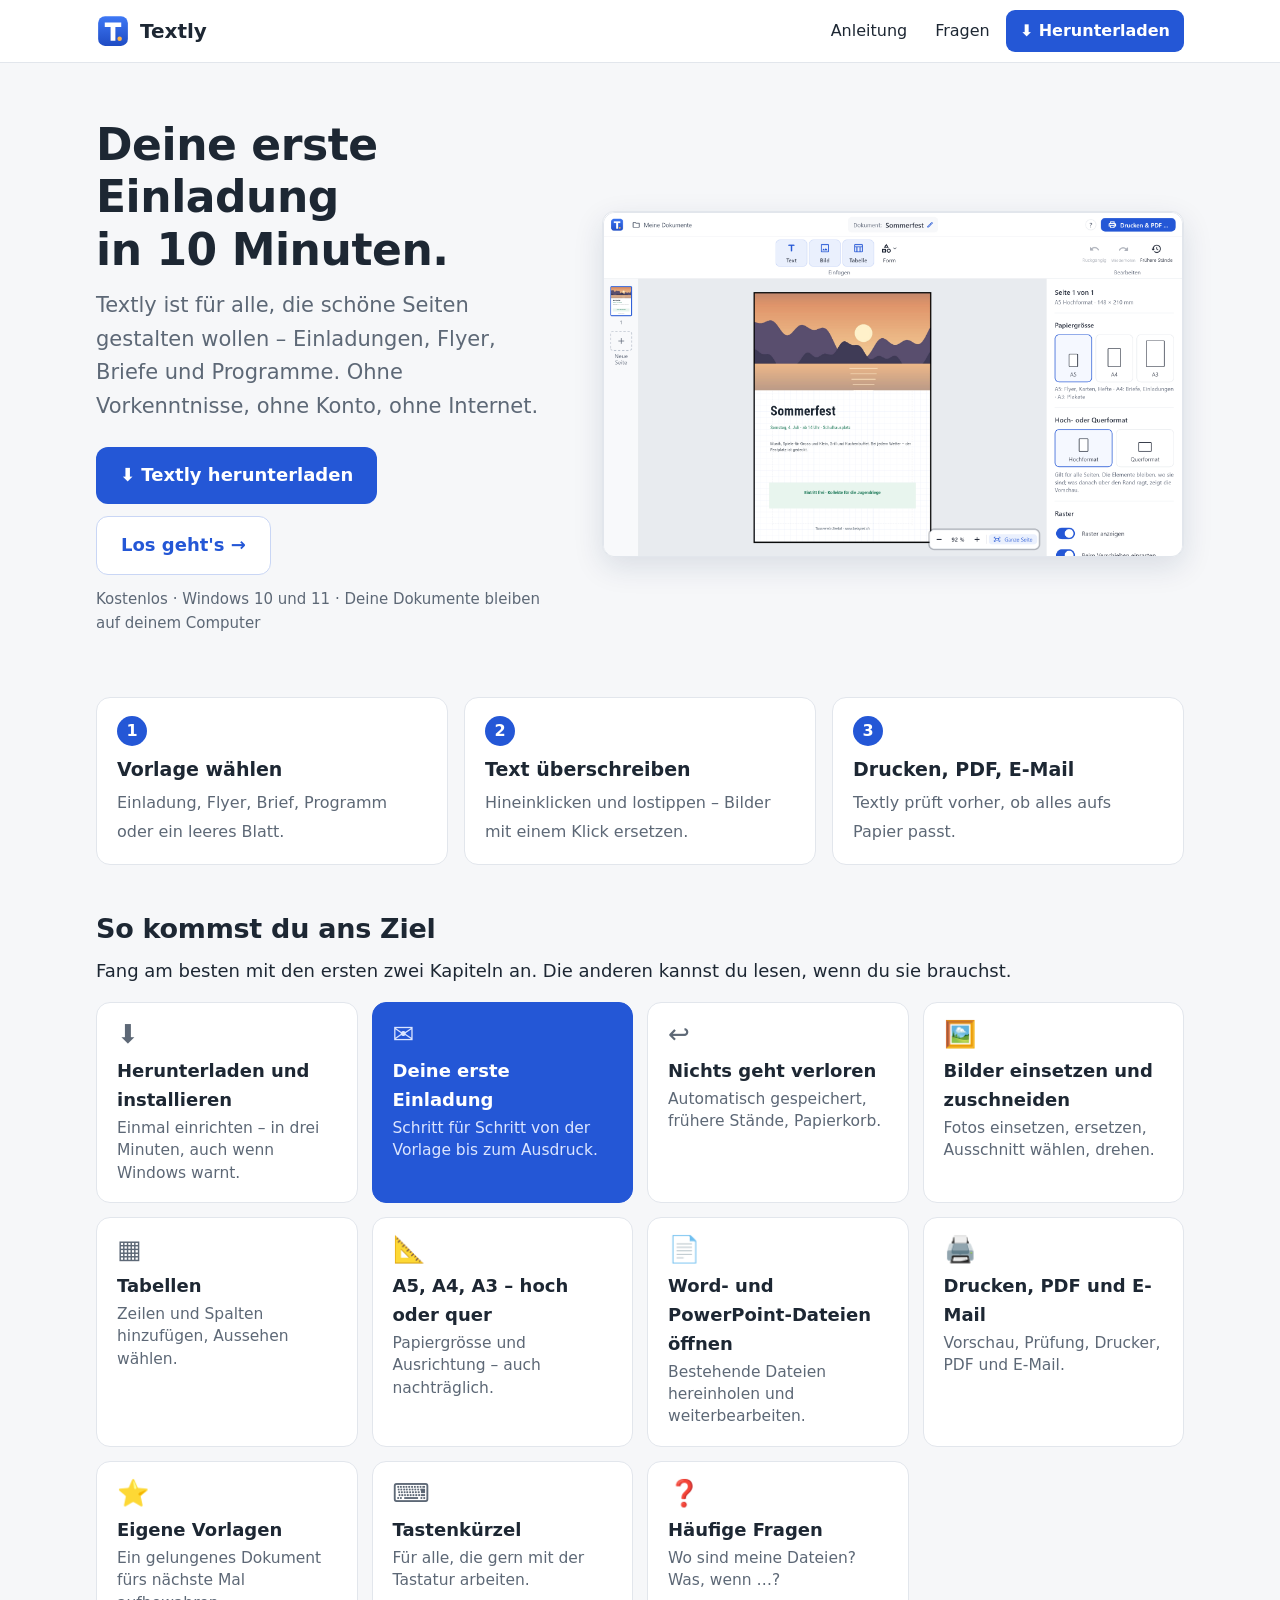
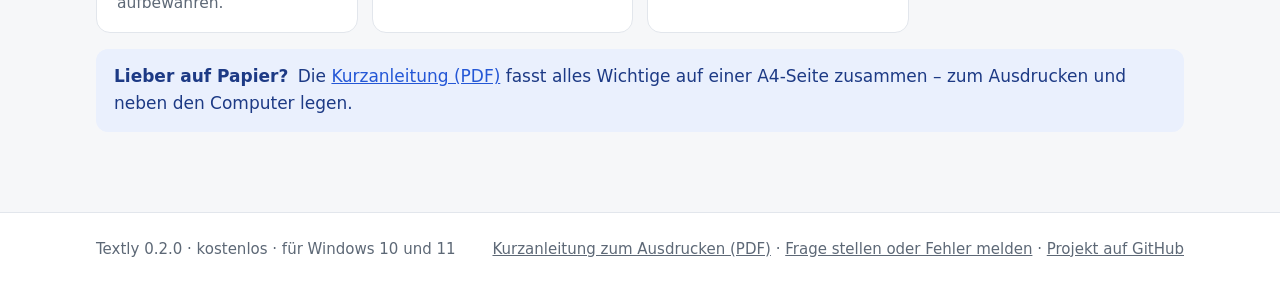
<file: docs/index.html>
<!doctype html>
<html lang="de-CH">
<head>
<meta charset="utf-8">
<meta name="viewport" content="width=device-width, initial-scale=1">
<title>Textly – Seiten gestalten, ganz einfach</title>
<meta name="description" content="Textly – einfacher Seiten-Editor für Einladungen, Flyer, Briefe und Programme. Anleitung für Einsteigerinnen und Einsteiger.">
<link rel="icon" href="logo.svg">
<link rel="stylesheet" href="site.css?v=2">
</head>
<body>
<main>
<section class="hero">
  <div>
    <h1>Deine erste Einladung<br>in 10 Minuten.</h1>
    <p class="lead">Textly ist für alle, die schöne Seiten gestalten wollen – Einladungen, Flyer, Briefe und Programme. Ohne Vorkenntnisse, ohne Konto, ohne Internet.</p>
    <div class="actions">
      <a class="btn" data-download href="#">⬇ Textly herunterladen</a>
      <a class="btn light" href="erste-einladung.html">Los geht's →</a>
    </div>
    <p class="small-note">Kostenlos · Windows 10 und 11 · Deine Dokumente bleiben auf deinem Computer</p>
  </div>
  <figure class="shot" data-shot="vorlage-offen" data-alt="Textly mit einer geöffneten Flyer-Vorlage"></figure>
</section>

<div class="steps3">
  <div><span class="num">1</span><b>Vorlage wählen</b><span>Einladung, Flyer, Brief, Programm oder ein leeres Blatt.</span></div>
  <div><span class="num">2</span><b>Text überschreiben</b><span>Hineinklicken und lostippen – Bilder mit einem Klick ersetzen.</span></div>
  <div><span class="num">3</span><b>Drucken, PDF, E-Mail</b><span>Textly prüft vorher, ob alles aufs Papier passt.</span></div>
</div>

<h2>So kommst du ans Ziel</h2>
<p>Fang am besten mit den ersten zwei Kapiteln an. Die anderen kannst du lesen, wenn du sie brauchst.</p>
<div class="tiles" data-chapters></div>

<div hidden>
  <span data-blurb="installieren.html">Einmal einrichten – in drei Minuten, auch wenn Windows warnt.</span>
  <span data-blurb="erste-einladung.html">Schritt für Schritt von der Vorlage bis zum Ausdruck.</span>
  <span data-blurb="nichts-geht-verloren.html">Automatisch gespeichert, frühere Stände, Papierkorb.</span>
  <span data-blurb="bilder.html">Fotos einsetzen, ersetzen, Ausschnitt wählen, drehen.</span>
  <span data-blurb="tabellen.html">Zeilen und Spalten hinzufügen, Aussehen wählen.</span>
  <span data-blurb="formate.html">Papiergrösse und Ausrichtung – auch nachträglich.</span>
  <span data-blurb="word-powerpoint.html">Bestehende Dateien hereinholen und weiterbearbeiten.</span>
  <span data-blurb="drucken-pdf.html">Vorschau, Prüfung, Drucker, PDF und E-Mail.</span>
  <span data-blurb="eigene-vorlagen.html">Ein gelungenes Dokument fürs nächste Mal aufbewahren.</span>
  <span data-blurb="tastenkuerzel.html">Für alle, die gern mit der Tastatur arbeiten.</span>
  <span data-blurb="fragen.html">Wo sind meine Dateien? Was, wenn …?</span>
</div>

<div class="note tip"><b>Lieber auf Papier?</b> Die <a href="kurzanleitung.pdf">Kurzanleitung (PDF)</a> fasst alles Wichtige auf einer A4-Seite zusammen – zum Ausdrucken und neben den Computer legen.</div>
</main>
<script src="bilder/marken.js?v=2"></script>
<script src="site.js?v=2"></script>
</body>
</html>
</file>
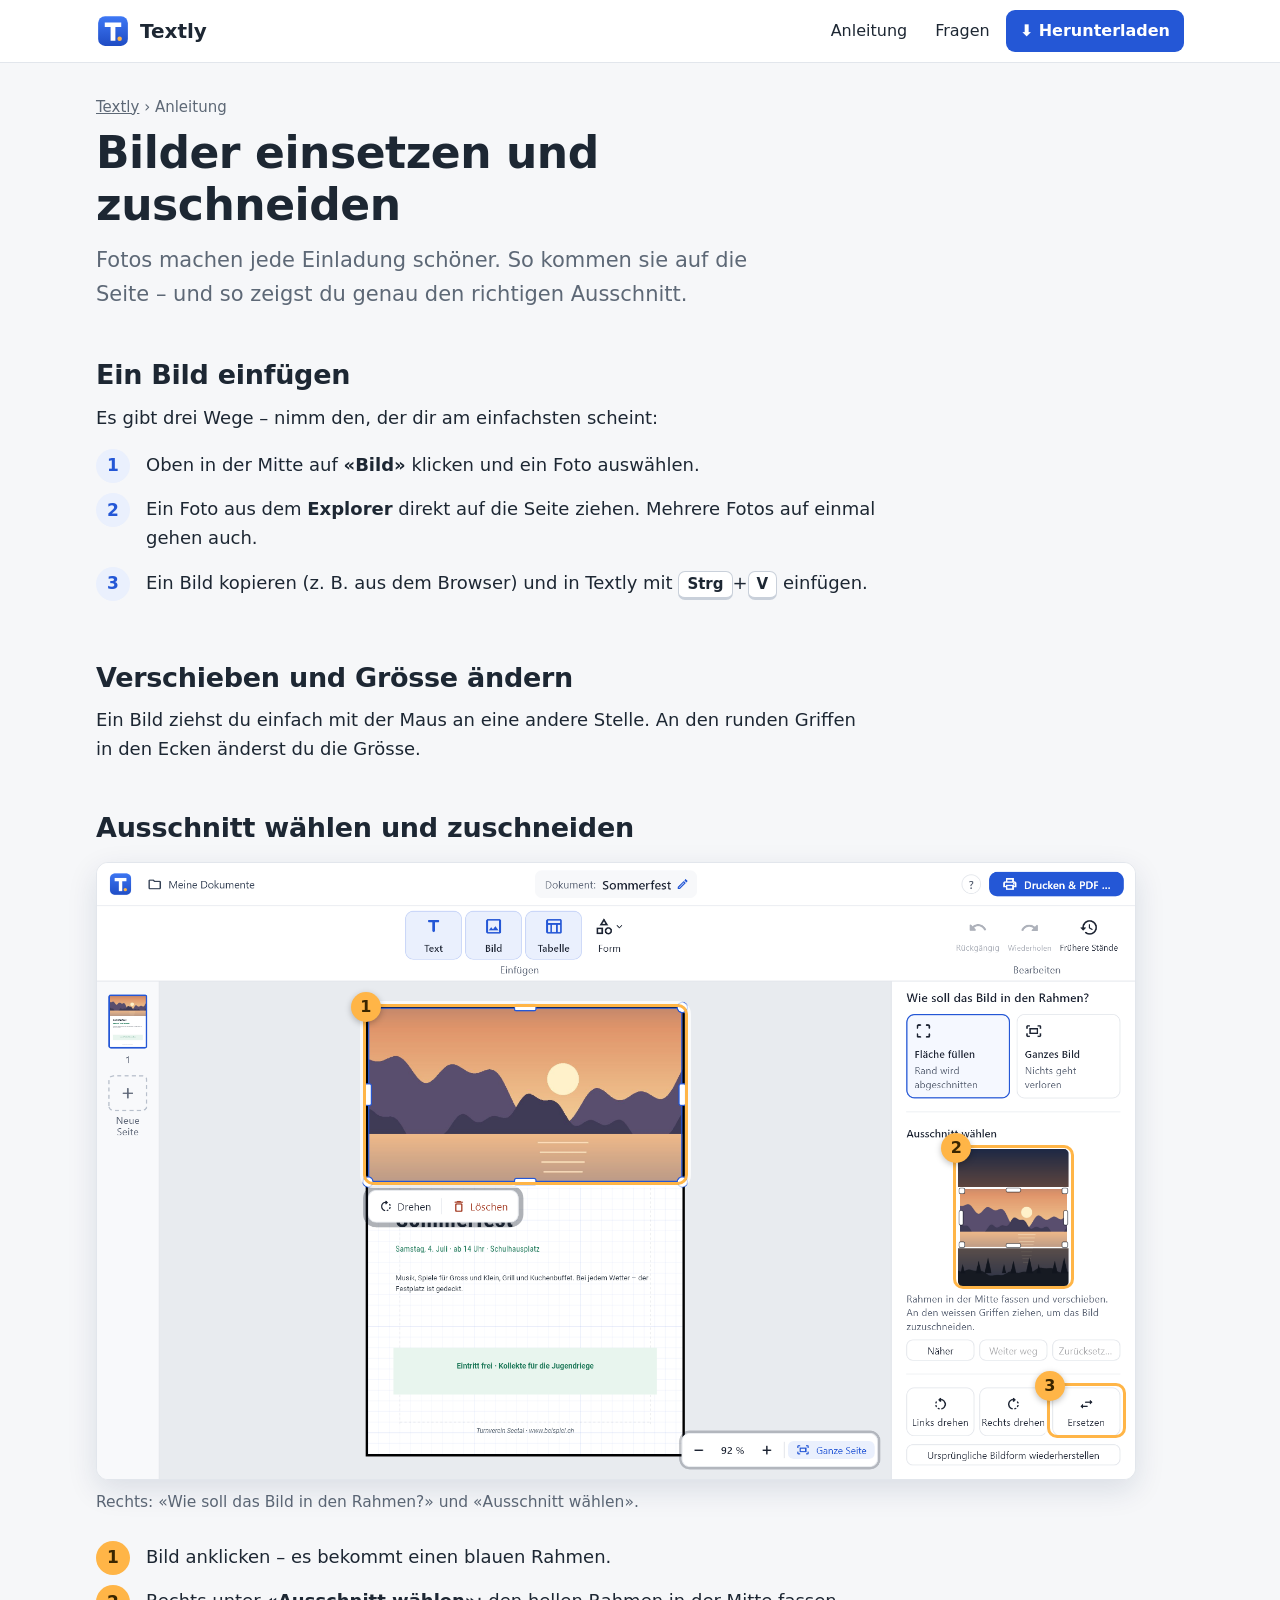
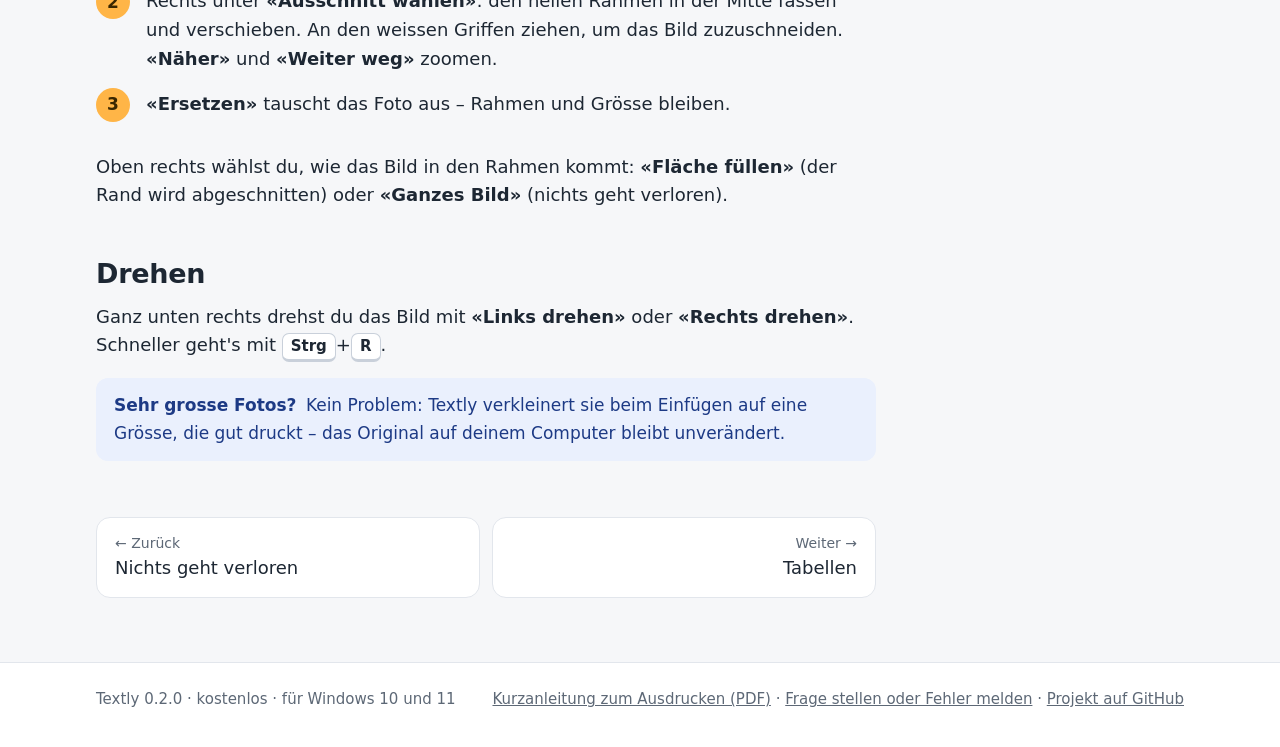
<file: docs/bilder.html>
<!doctype html>
<html lang="de-CH">
<head>
<meta charset="utf-8">
<meta name="viewport" content="width=device-width, initial-scale=1">
<title>Bilder einsetzen und zuschneiden – Textly</title>
<meta name="description" content="Textly – einfacher Seiten-Editor für Einladungen, Flyer, Briefe und Programme. Anleitung für Einsteigerinnen und Einsteiger.">
<link rel="icon" href="logo.svg">
<link rel="stylesheet" href="site.css?v=2">
</head>
<body>
<main>
<div class="read">
<div class="crumb"><a href="index.html">Textly</a> › Anleitung</div>
<h1>Bilder einsetzen und zuschneiden</h1>
<p class="lead">Fotos machen jede Einladung schöner. So kommen sie auf die Seite – und so zeigst du genau den richtigen Ausschnitt.</p>

<h2>Ein Bild einfügen</h2>
<p>Es gibt drei Wege – nimm den, der dir am einfachsten scheint:</p>
<ol class="do">
  <li>Oben in der Mitte auf <span class="k">«Bild»</span> klicken und ein Foto auswählen.</li>
  <li>Ein Foto aus dem <b>Explorer</b> direkt auf die Seite ziehen. Mehrere Fotos auf einmal gehen auch.</li>
  <li>Ein Bild kopieren (z. B. aus dem Browser) und in Textly mit <kbd>Strg</kbd>+<kbd>V</kbd> einfügen.</li>
</ol>

<h2>Verschieben und Grösse ändern</h2>
<p>Ein Bild ziehst du einfach mit der Maus an eine andere Stelle. An den runden Griffen in den Ecken änderst du die Grösse.</p>

<h2>Ausschnitt wählen und zuschneiden</h2>
<figure class="shot" data-shot="bild-ersetzen" data-marks="element,crop-area,img-replace"><figcaption>Rechts: «Wie soll das Bild in den Rahmen?» und «Ausschnitt wählen».</figcaption></figure>
<ol class="do">
  <li class="nr">Bild anklicken – es bekommt einen blauen Rahmen.</li>
  <li class="nr">Rechts unter <span class="k">«Ausschnitt wählen»</span>: den hellen Rahmen in der Mitte fassen und verschieben. An den weissen Griffen ziehen, um das Bild zuzuschneiden. <span class="k">«Näher»</span> und <span class="k">«Weiter weg»</span> zoomen.</li>
  <li class="nr"><span class="k">«Ersetzen»</span> tauscht das Foto aus – Rahmen und Grösse bleiben.</li>
</ol>
<p>Oben rechts wählst du, wie das Bild in den Rahmen kommt: <span class="k">«Fläche füllen»</span> (der Rand wird abgeschnitten) oder <span class="k">«Ganzes Bild»</span> (nichts geht verloren).</p>

<h2>Drehen</h2>
<p>Ganz unten rechts drehst du das Bild mit <span class="k">«Links drehen»</span> oder <span class="k">«Rechts drehen»</span>. Schneller geht's mit <kbd>Strg</kbd>+<kbd>R</kbd>.</p>

<div class="note tip"><b>Sehr grosse Fotos?</b> Kein Problem: Textly verkleinert sie beim Einfügen auf eine Grösse, die gut druckt – das Original auf deinem Computer bleibt unverändert.</div>

</div>
</main>
<script src="bilder/marken.js?v=2"></script>
<script src="site.js?v=2"></script>
</body>
</html>
</file>
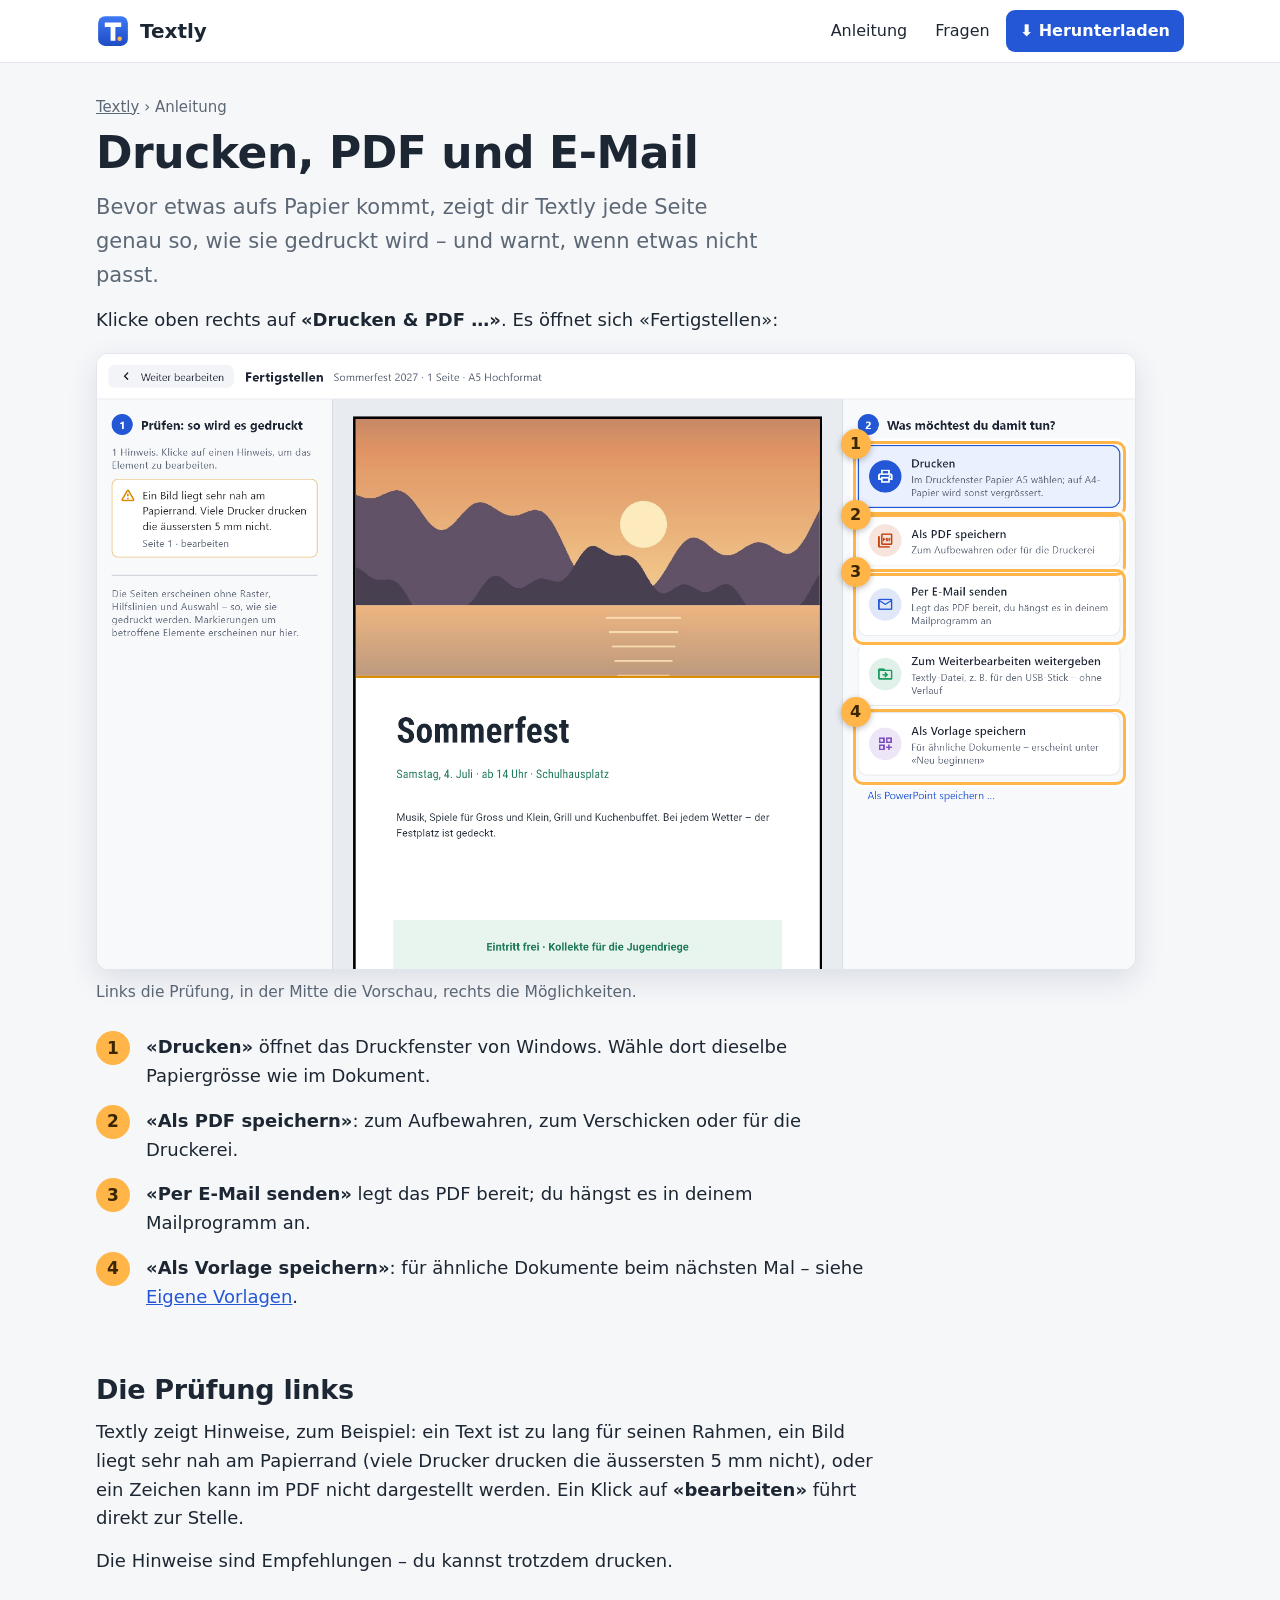
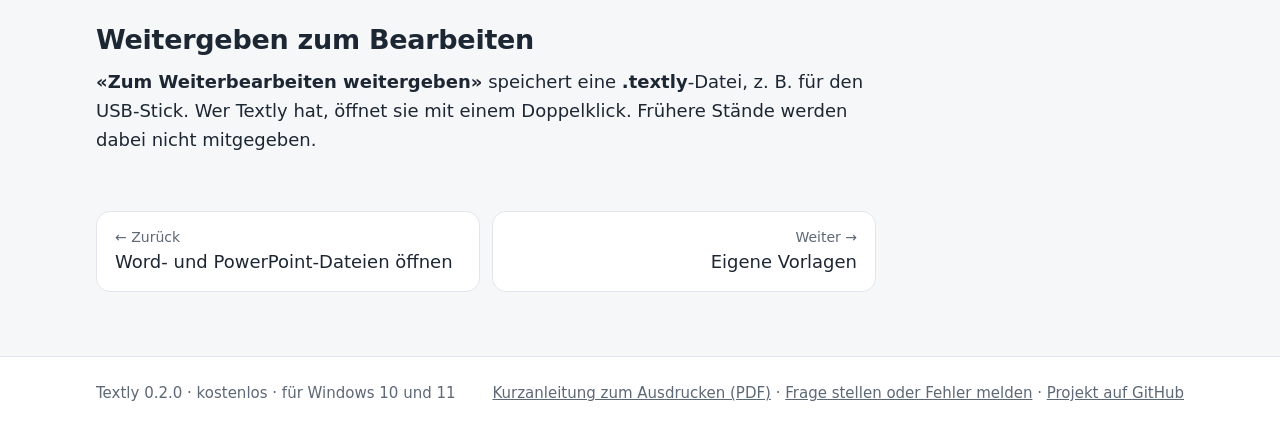
<file: docs/drucken-pdf.html>
<!doctype html>
<html lang="de-CH">
<head>
<meta charset="utf-8">
<meta name="viewport" content="width=device-width, initial-scale=1">
<title>Drucken, PDF und E-Mail – Textly</title>
<meta name="description" content="Textly – einfacher Seiten-Editor für Einladungen, Flyer, Briefe und Programme. Anleitung für Einsteigerinnen und Einsteiger.">
<link rel="icon" href="logo.svg">
<link rel="stylesheet" href="site.css?v=2">
</head>
<body>
<main>
<div class="read">
<div class="crumb"><a href="index.html">Textly</a> › Anleitung</div>
<h1>Drucken, PDF und E-Mail</h1>
<p class="lead">Bevor etwas aufs Papier kommt, zeigt dir Textly jede Seite genau so, wie sie gedruckt wird – und warnt, wenn etwas nicht passt.</p>

<p>Klicke oben rechts auf <span class="k">«Drucken & PDF …»</span>. Es öffnet sich «Fertigstellen»:</p>
<figure class="shot" data-shot="drucken" data-marks="preview-print,preview-pdf,finish-email,finish-template"><figcaption>Links die Prüfung, in der Mitte die Vorschau, rechts die Möglichkeiten.</figcaption></figure>
<ol class="do">
  <li class="nr"><span class="k">«Drucken»</span> öffnet das Druckfenster von Windows. Wähle dort dieselbe Papiergrösse wie im Dokument.</li>
  <li class="nr"><span class="k">«Als PDF speichern»</span>: zum Aufbewahren, zum Verschicken oder für die Druckerei.</li>
  <li class="nr"><span class="k">«Per E-Mail senden»</span> legt das PDF bereit; du hängst es in deinem Mailprogramm an.</li>
  <li class="nr"><span class="k">«Als Vorlage speichern»</span>: für ähnliche Dokumente beim nächsten Mal – siehe <a href="eigene-vorlagen.html">Eigene Vorlagen</a>.</li>
</ol>

<h2>Die Prüfung links</h2>
<p>Textly zeigt Hinweise, zum Beispiel: ein Text ist zu lang für seinen Rahmen, ein Bild liegt sehr nah am Papierrand (viele Drucker drucken die äussersten 5 mm nicht), oder ein Zeichen kann im PDF nicht dargestellt werden. Ein Klick auf <span class="k">«bearbeiten»</span> führt direkt zur Stelle.</p>
<p>Die Hinweise sind Empfehlungen – du kannst trotzdem drucken.</p>

<h2>Weitergeben zum Bearbeiten</h2>
<p><span class="k">«Zum Weiterbearbeiten weitergeben»</span> speichert eine <b>.textly</b>-Datei, z. B. für den USB-Stick. Wer Textly hat, öffnet sie mit einem Doppelklick. Frühere Stände werden dabei nicht mitgegeben.</p>

</div>
</main>
<script src="bilder/marken.js?v=2"></script>
<script src="site.js?v=2"></script>
</body>
</html>
</file>
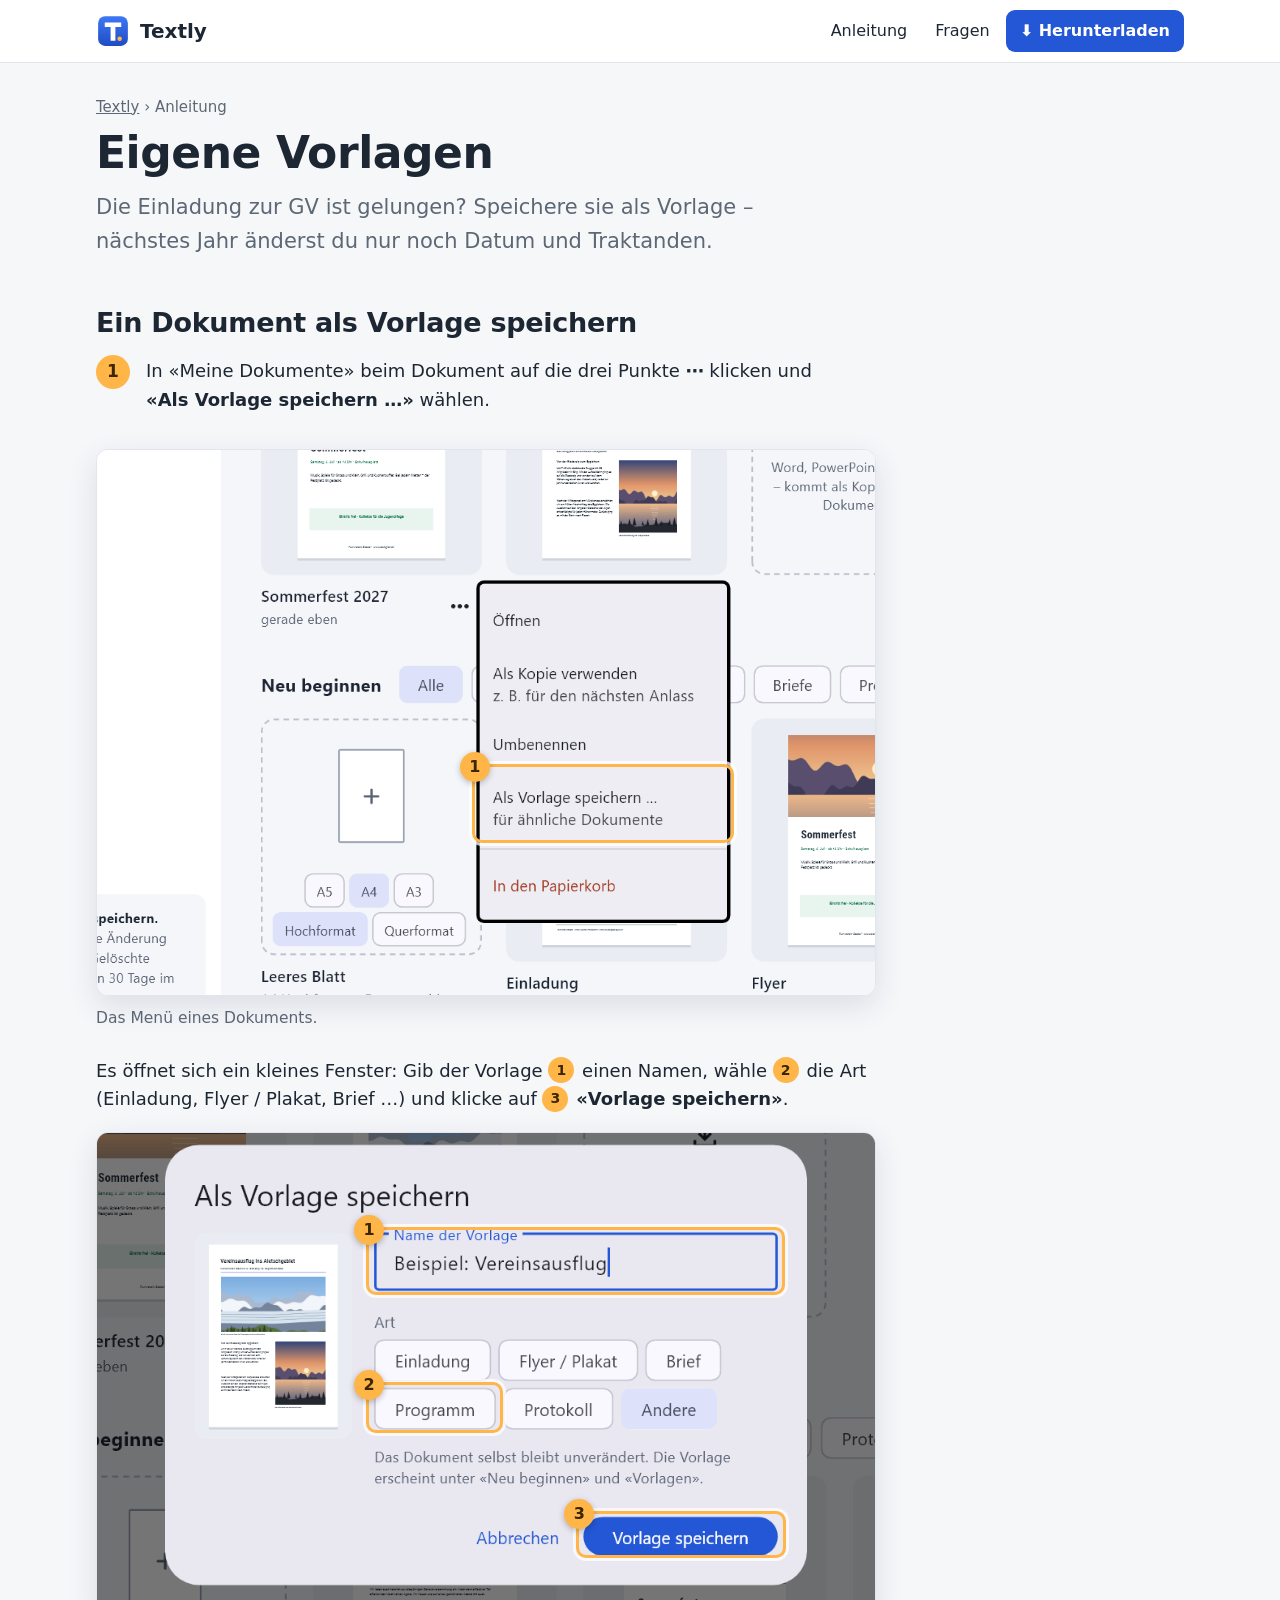
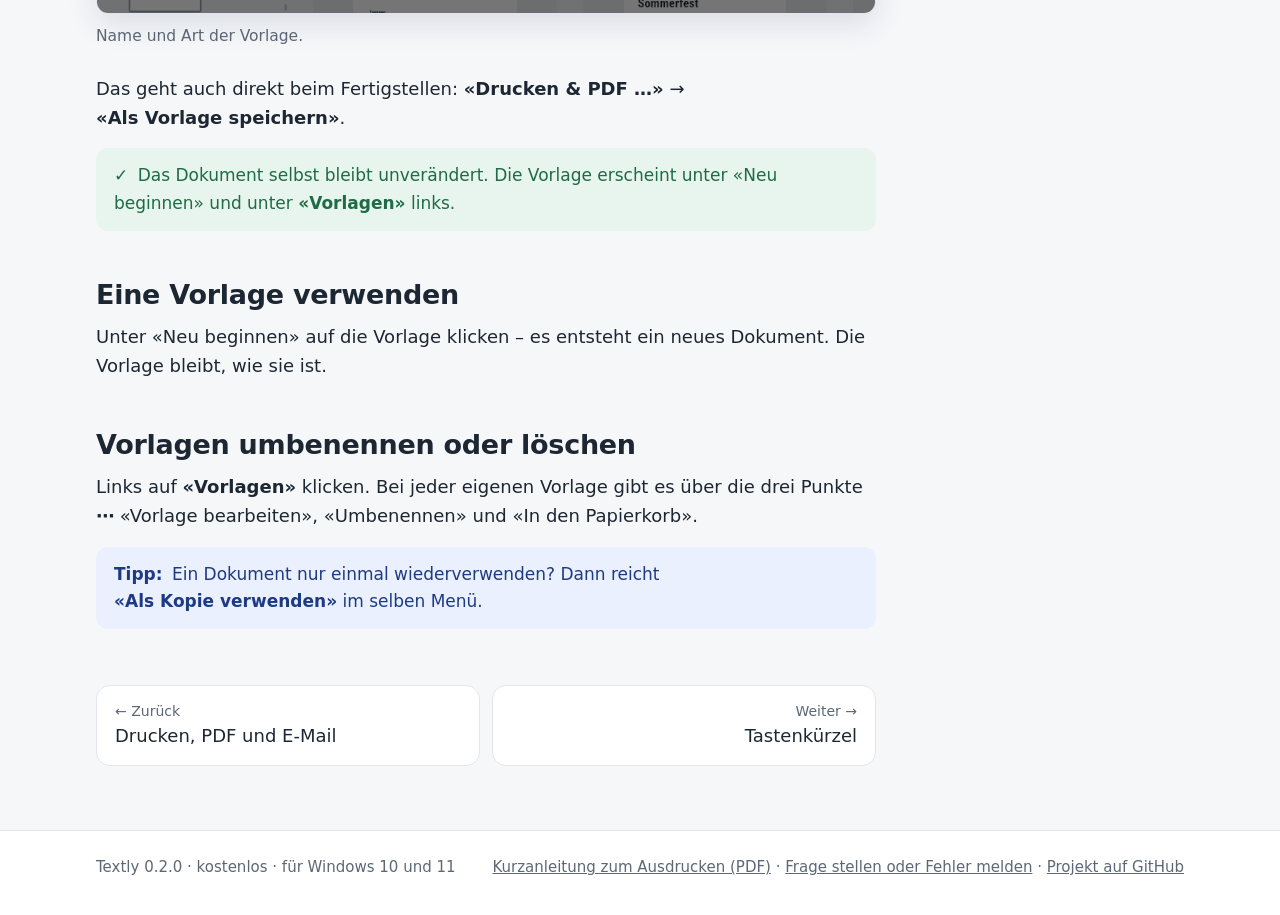
<file: docs/eigene-vorlagen.html>
<!doctype html>
<html lang="de-CH">
<head>
<meta charset="utf-8">
<meta name="viewport" content="width=device-width, initial-scale=1">
<title>Eigene Vorlagen – Textly</title>
<meta name="description" content="Textly – einfacher Seiten-Editor für Einladungen, Flyer, Briefe und Programme. Anleitung für Einsteigerinnen und Einsteiger.">
<link rel="icon" href="logo.svg">
<link rel="stylesheet" href="site.css?v=2">
</head>
<body>
<main>
<div class="read">
<div class="crumb"><a href="index.html">Textly</a> › Anleitung</div>
<h1>Eigene Vorlagen</h1>
<p class="lead">Die Einladung zur GV ist gelungen? Speichere sie als Vorlage – nächstes Jahr änderst du nur noch Datum und Traktanden.</p>

<h2>Ein Dokument als Vorlage speichern</h2>
<ol class="do">
  <li class="nr">In «Meine Dokumente» beim Dokument auf die drei Punkte <b>⋯</b> klicken und <span class="k">«Als Vorlage speichern …»</span> wählen.</li>
</ol>
<figure class="shot" data-shot="dokument-menue" data-marks="doc-template" data-crop="10,30,55,65"><figcaption>Das Menü eines Dokuments.</figcaption></figure>
<p>Es öffnet sich ein kleines Fenster: Gib der Vorlage <span class="nrb">1</span> einen Namen, wähle <span class="nrb">2</span> die Art (Einladung, Flyer / Plakat, Brief …) und klicke auf <span class="nrb">3</span> <span class="k">«Vorlage speichern»</span>.</p>
<figure class="shot" data-shot="vorlage-speichern" data-marks="tpl-name,tpl-kind-programm,tpl-save" data-crop="25,25,50,52"><figcaption>Name und Art der Vorlage.</figcaption></figure>
<p>Das geht auch direkt beim Fertigstellen: <span class="k">«Drucken & PDF …»</span> → <span class="k">«Als Vorlage speichern»</span>.</p>
<div class="note ok"><b>✓</b> Das Dokument selbst bleibt unverändert. Die Vorlage erscheint unter «Neu beginnen» und unter <span class="k">«Vorlagen»</span> links.</div>

<h2>Eine Vorlage verwenden</h2>
<p>Unter «Neu beginnen» auf die Vorlage klicken – es entsteht ein neues Dokument. Die Vorlage bleibt, wie sie ist.</p>

<h2>Vorlagen umbenennen oder löschen</h2>
<p>Links auf <span class="k">«Vorlagen»</span> klicken. Bei jeder eigenen Vorlage gibt es über die drei Punkte <b>⋯</b> «Vorlage bearbeiten», «Umbenennen» und «In den Papierkorb».</p>

<div class="note tip"><b>Tipp:</b> Ein Dokument nur einmal wiederverwenden? Dann reicht <span class="k">«Als Kopie verwenden»</span> im selben Menü.</div>

</div>
</main>
<script src="bilder/marken.js?v=2"></script>
<script src="site.js?v=2"></script>
</body>
</html>
</file>
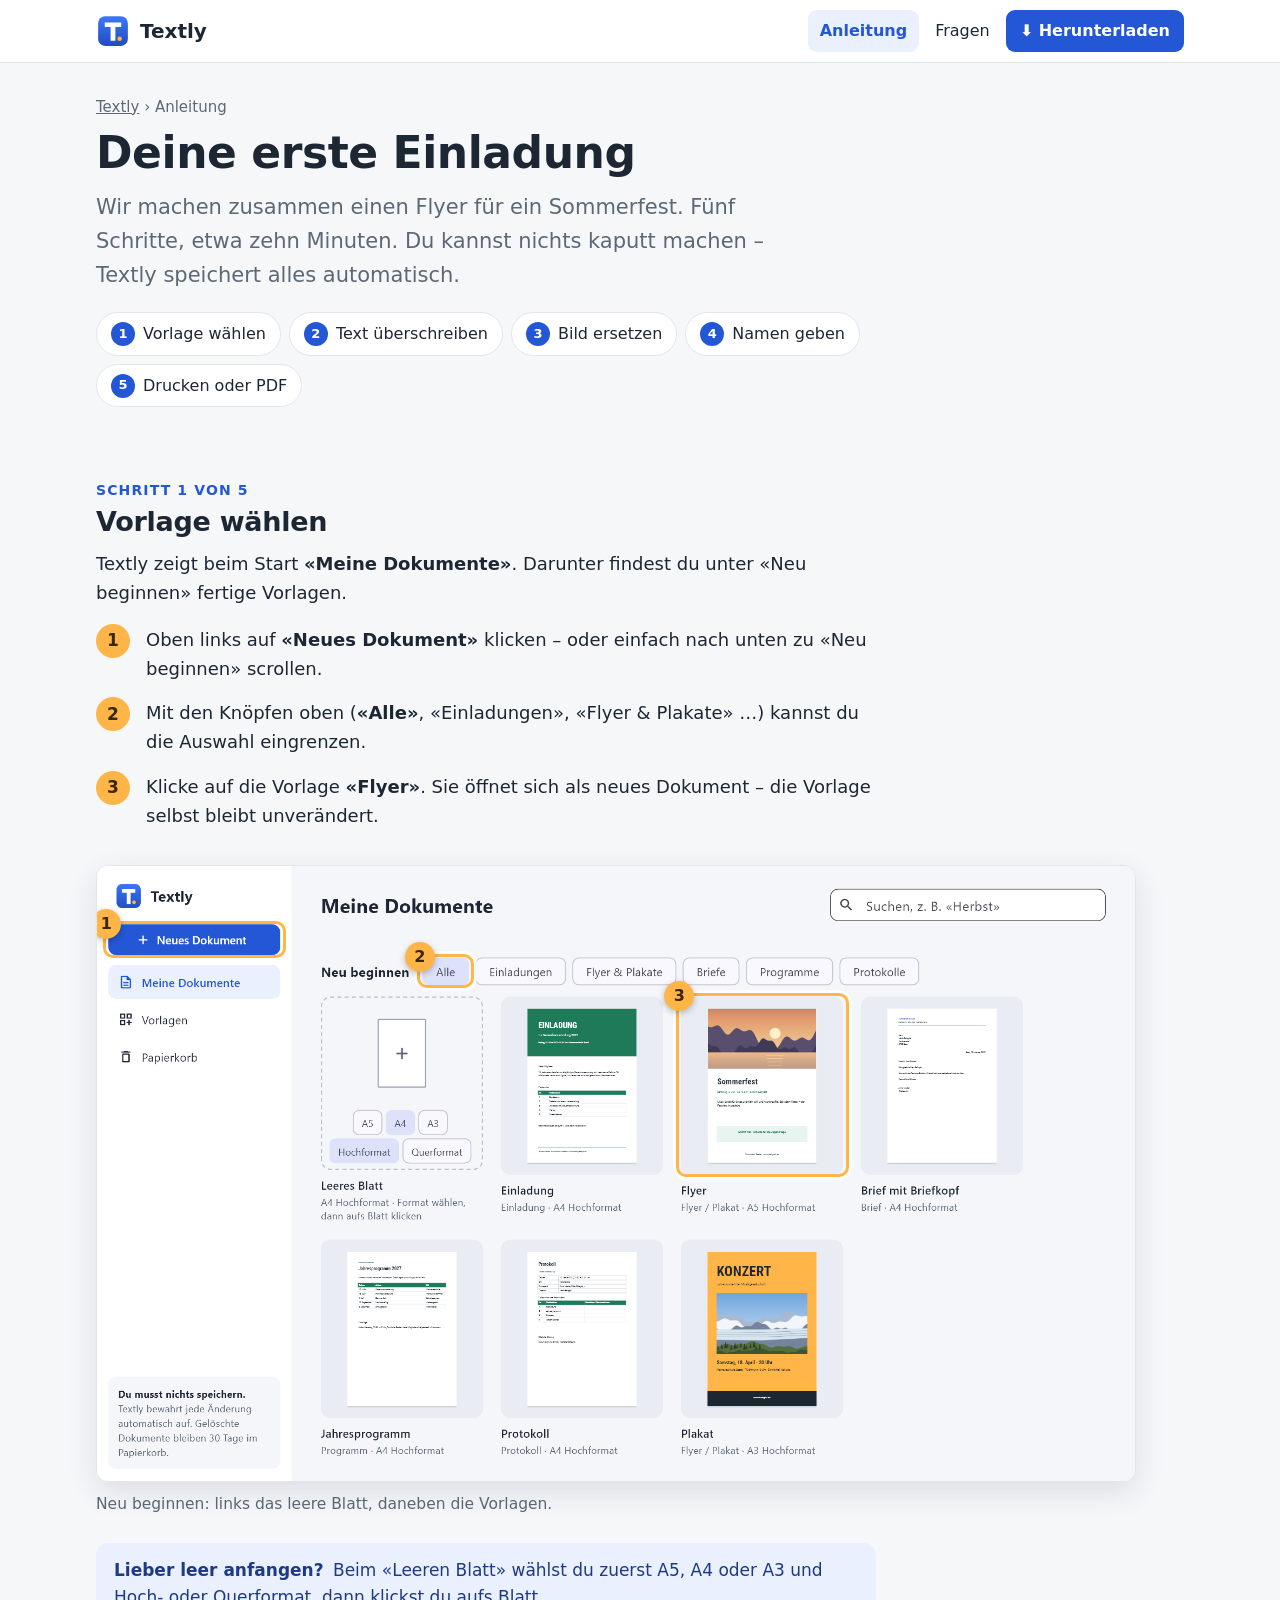
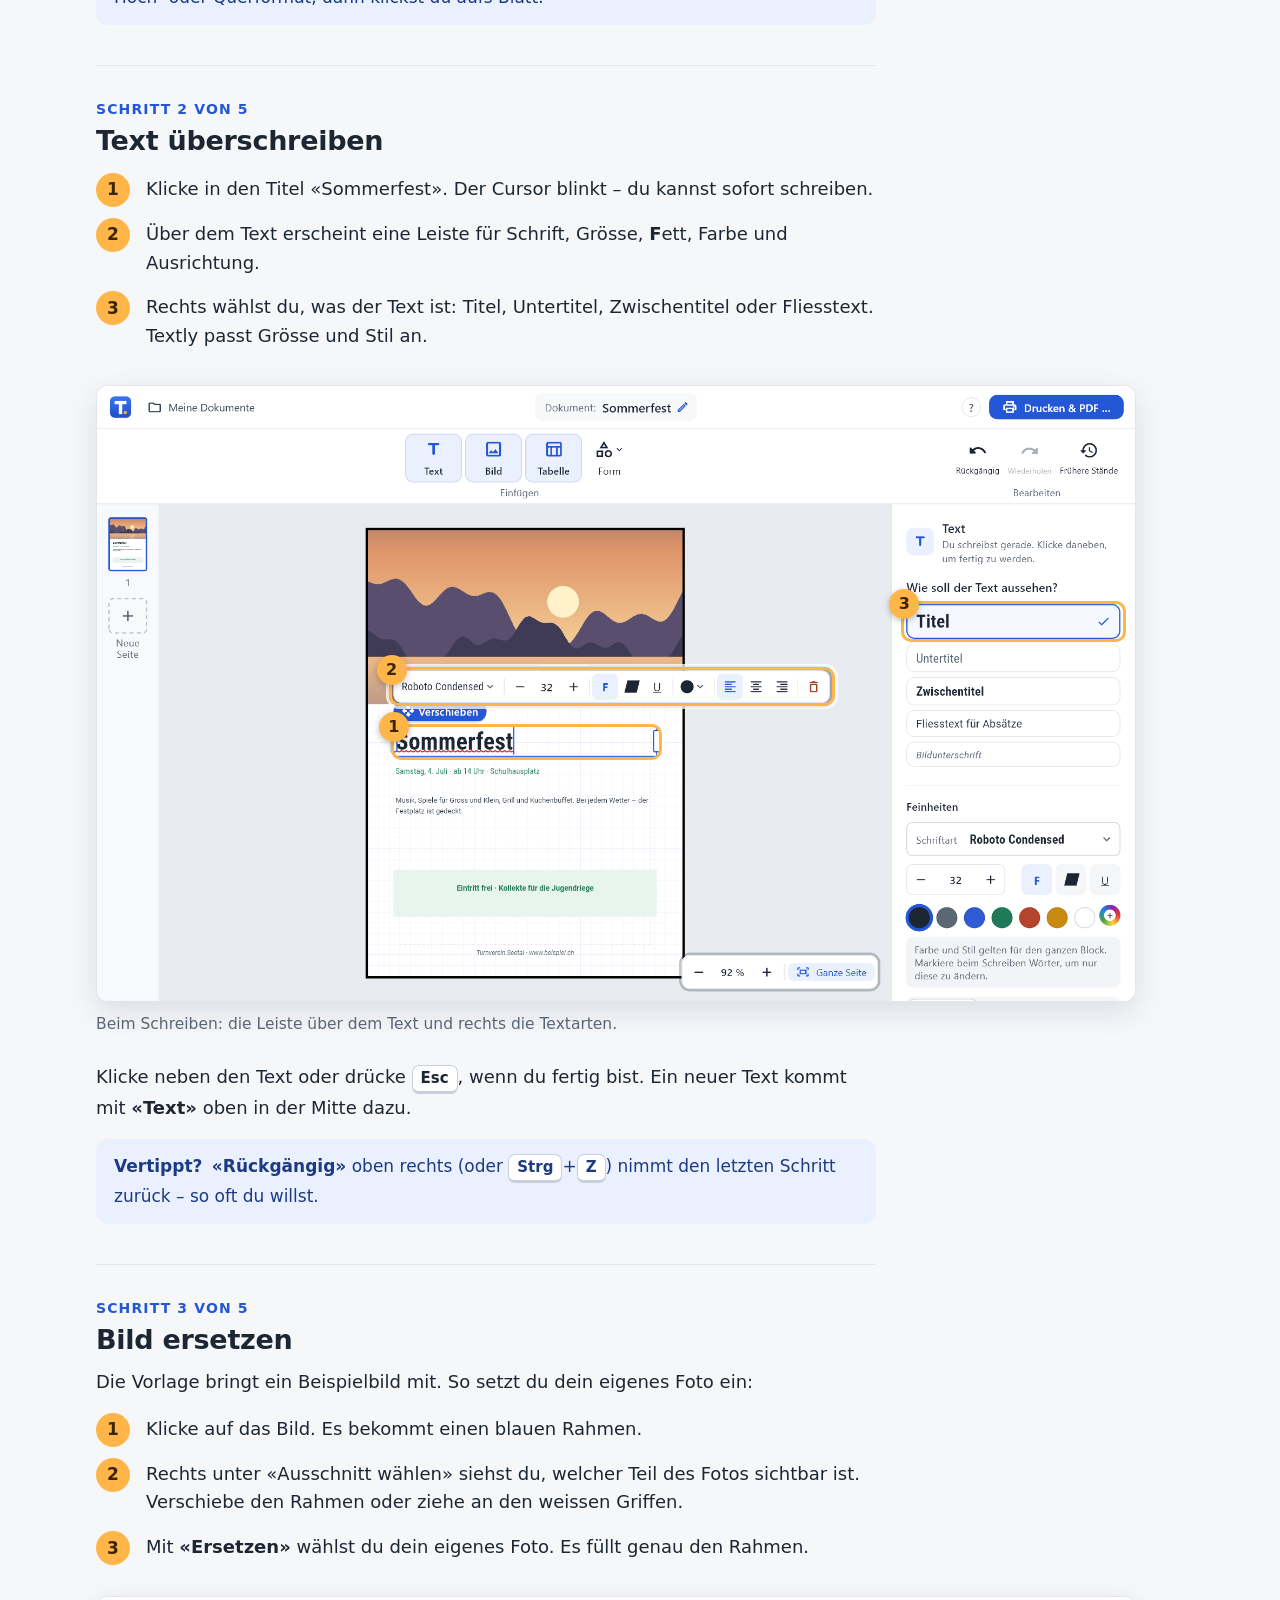
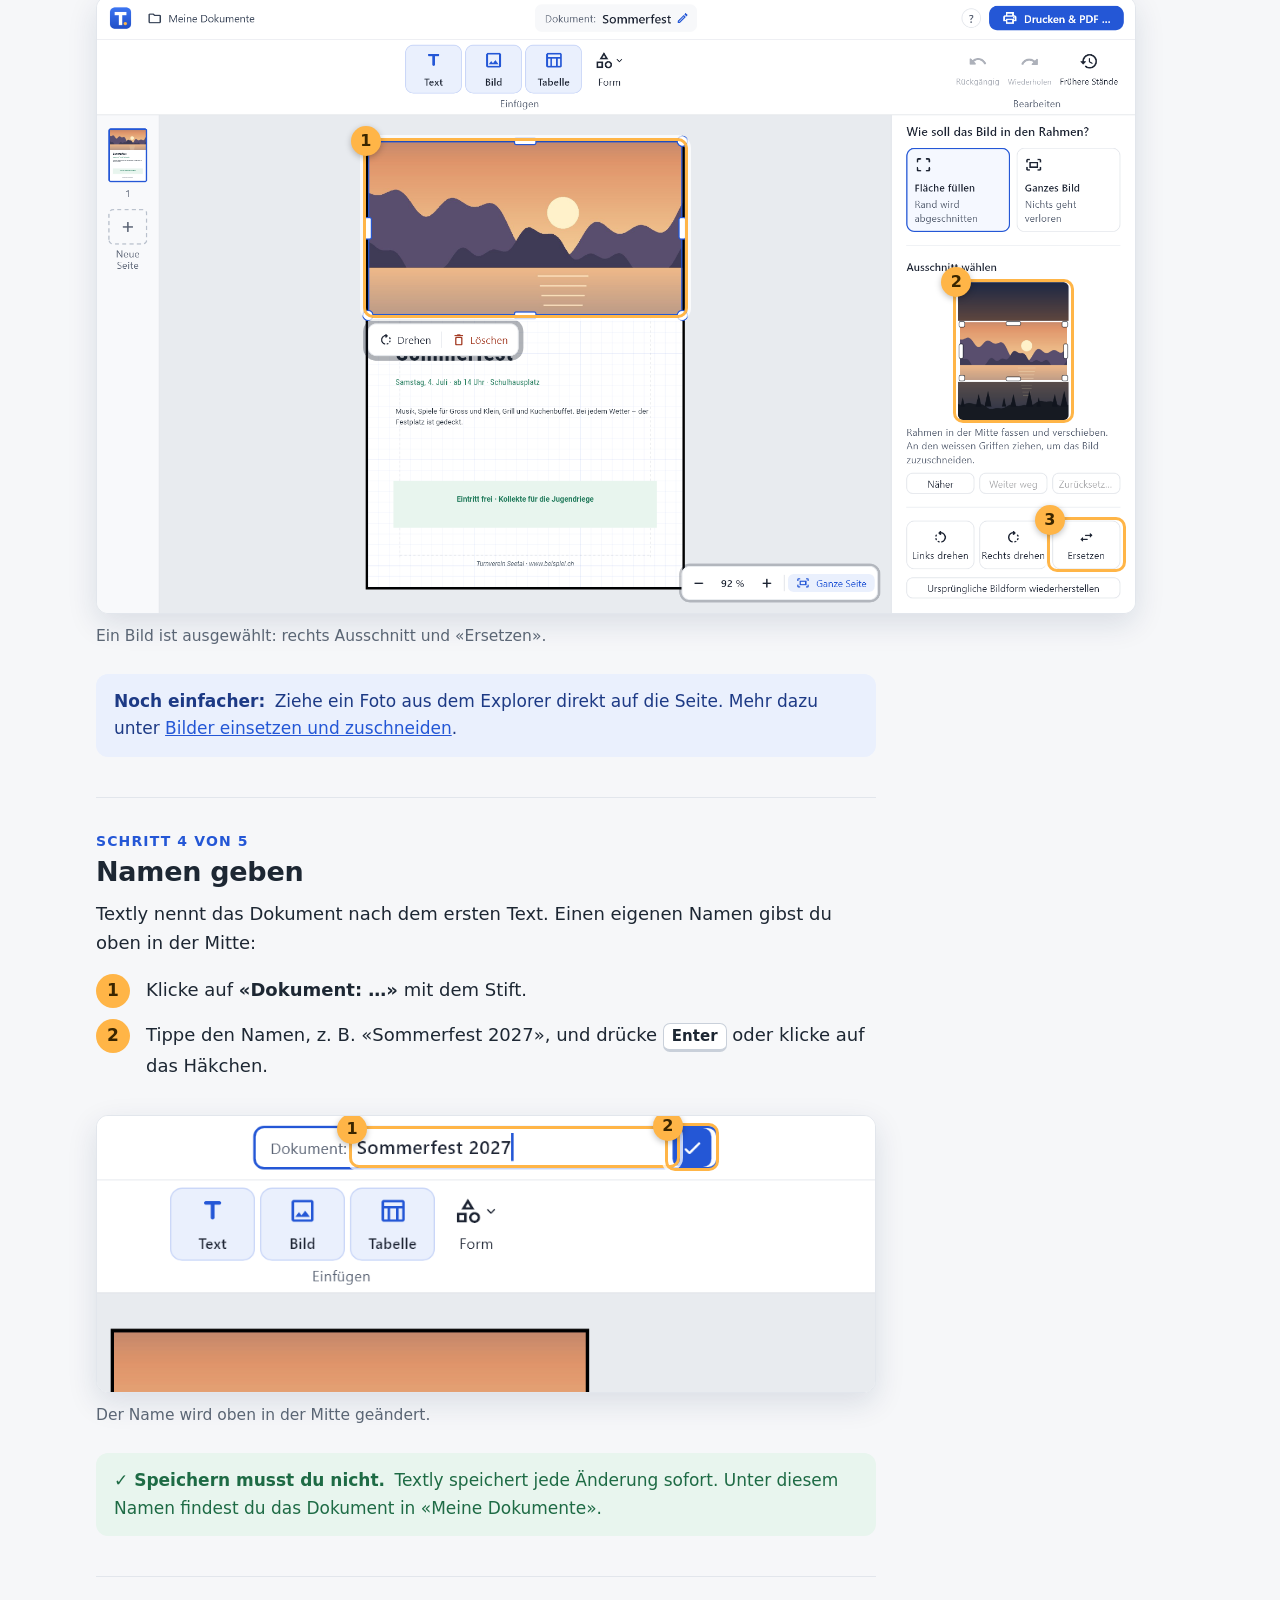
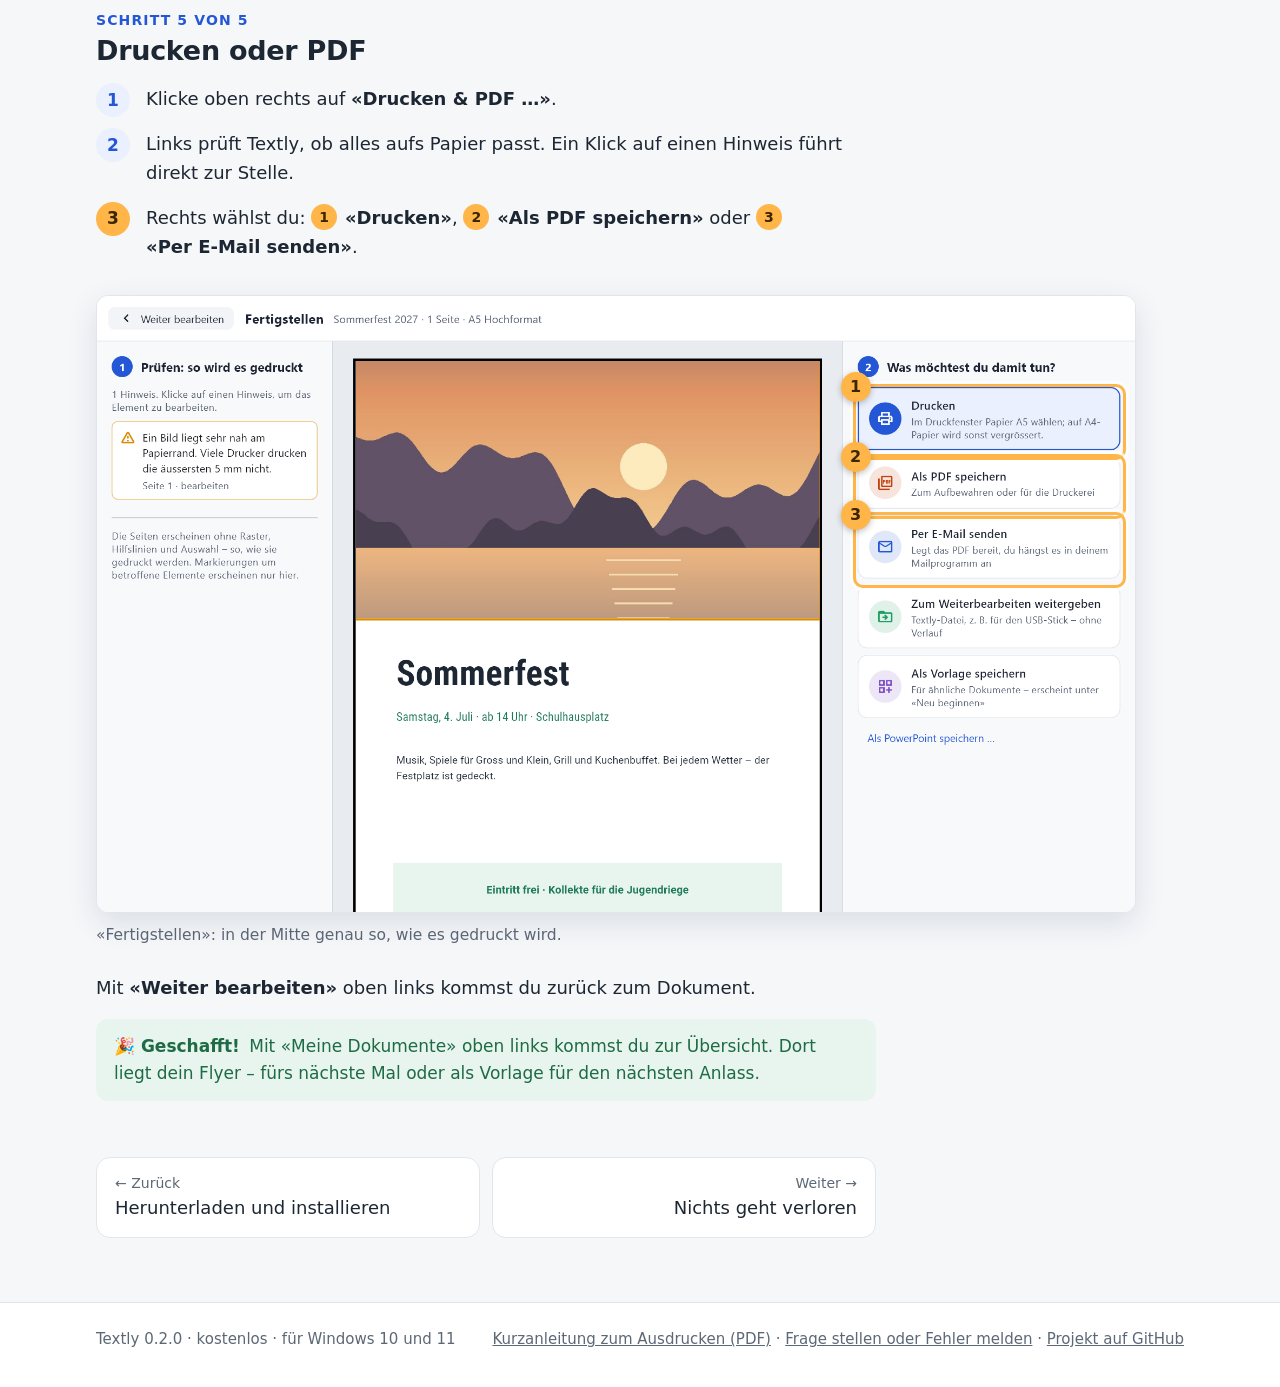
<file: docs/erste-einladung.html>
<!doctype html>
<html lang="de-CH">
<head>
<meta charset="utf-8">
<meta name="viewport" content="width=device-width, initial-scale=1">
<title>Deine erste Einladung – Textly</title>
<meta name="description" content="Textly – einfacher Seiten-Editor für Einladungen, Flyer, Briefe und Programme. Anleitung für Einsteigerinnen und Einsteiger.">
<link rel="icon" href="logo.svg">
<link rel="stylesheet" href="site.css?v=2">
</head>
<body>
<main>
<div class="read">
<div class="crumb"><a href="index.html">Textly</a> › Anleitung</div>
<h1>Deine erste Einladung</h1>
<p class="lead">Wir machen zusammen einen Flyer für ein Sommerfest. Fünf Schritte, etwa zehn Minuten. Du kannst nichts kaputt machen – Textly speichert alles automatisch.</p>

<ul class="stepnav"><li><a href="#vorlage"><span class="n">1</span>Vorlage wählen</a></li><li><a href="#text"><span class="n">2</span>Text überschreiben</a></li><li><a href="#bild"><span class="n">3</span>Bild ersetzen</a></li><li><a href="#name"><span class="n">4</span>Namen geben</a></li><li><a href="#drucken"><span class="n">5</span>Drucken oder PDF</a></li></ul>

<section class="step" id="vorlage">
<div class="steplabel">Schritt 1 von 5</div>
<h2 style="margin-top:0">Vorlage wählen</h2>
<p>Textly zeigt beim Start <b>«Meine Dokumente»</b>. Darunter findest du unter «Neu beginnen» fertige Vorlagen.</p>
<ol class="do">
  <li class="nr">Oben links auf <span class="k">«Neues Dokument»</span> klicken – oder einfach nach unten zu «Neu beginnen» scrollen.</li>
  <li class="nr">Mit den Knöpfen oben (<span class="k">«Alle»</span>, «Einladungen», «Flyer & Plakate» …) kannst du die Auswahl eingrenzen.</li>
  <li class="nr">Klicke auf die Vorlage <span class="k">«Flyer»</span>. Sie öffnet sich als neues Dokument – die Vorlage selbst bleibt unverändert.</li>
</ol>
<figure class="shot" data-shot="neu-beginnen" data-marks="home-new,home-filter-all,tpl-builtin-flyer"><figcaption>Neu beginnen: links das leere Blatt, daneben die Vorlagen.</figcaption></figure>
<div class="note tip"><b>Lieber leer anfangen?</b> Beim «Leeren Blatt» wählst du zuerst A5, A4 oder A3 und Hoch- oder Querformat, dann klickst du aufs Blatt.</div>
</section>

<section class="step" id="text">
<div class="steplabel">Schritt 2 von 5</div>
<h2 style="margin-top:0">Text überschreiben</h2>
<ol class="do">
  <li class="nr">Klicke in den Titel «Sommerfest». Der Cursor blinkt – du kannst sofort schreiben.</li>
  <li class="nr">Über dem Text erscheint eine Leiste für Schrift, Grösse, <b>F</b>ett, Farbe und Ausrichtung.</li>
  <li class="nr">Rechts wählst du, was der Text ist: Titel, Untertitel, Zwischentitel oder Fliesstext. Textly passt Grösse und Stil an.</li>
</ol>
<figure class="shot" data-shot="text-schreiben" data-marks="text-editor,float-text-bar,prop-kind-title"><figcaption>Beim Schreiben: die Leiste über dem Text und rechts die Textarten.</figcaption></figure>
<p>Klicke neben den Text oder drücke <kbd>Esc</kbd>, wenn du fertig bist. Ein neuer Text kommt mit <span class="k">«Text»</span> oben in der Mitte dazu.</p>
<div class="note tip"><b>Vertippt?</b> <span class="k">«Rückgängig»</span> oben rechts (oder <kbd>Strg</kbd>+<kbd>Z</kbd>) nimmt den letzten Schritt zurück – so oft du willst.</div>
</section>

<section class="step" id="bild">
<div class="steplabel">Schritt 3 von 5</div>
<h2 style="margin-top:0">Bild ersetzen</h2>
<p>Die Vorlage bringt ein Beispielbild mit. So setzt du dein eigenes Foto ein:</p>
<ol class="do">
  <li class="nr">Klicke auf das Bild. Es bekommt einen blauen Rahmen.</li>
  <li class="nr">Rechts unter «Ausschnitt wählen» siehst du, welcher Teil des Fotos sichtbar ist. Verschiebe den Rahmen oder ziehe an den weissen Griffen.</li>
  <li class="nr">Mit <span class="k">«Ersetzen»</span> wählst du dein eigenes Foto. Es füllt genau den Rahmen.</li>
</ol>
<figure class="shot" data-shot="bild-ersetzen" data-marks="element,crop-area,img-replace"><figcaption>Ein Bild ist ausgewählt: rechts Ausschnitt und «Ersetzen».</figcaption></figure>
<div class="note tip"><b>Noch einfacher:</b> Ziehe ein Foto aus dem Explorer direkt auf die Seite. Mehr dazu unter <a href="bilder.html">Bilder einsetzen und zuschneiden</a>.</div>
</section>

<section class="step" id="name">
<div class="steplabel">Schritt 4 von 5</div>
<h2 style="margin-top:0">Namen geben</h2>
<p>Textly nennt das Dokument nach dem ersten Text. Einen eigenen Namen gibst du oben in der Mitte:</p>
<ol class="do">
  <li class="nr">Klicke auf <span class="k">«Dokument: …»</span> mit dem Stift.</li>
  <li class="nr">Tippe den Namen, z. B. «Sommerfest 2027», und drücke <kbd>Enter</kbd> oder klicke auf das Häkchen.</li>
</ol>
<figure class="shot" data-shot="namen-geben" data-marks="doc-name-field,doc-name-ok" data-crop="25,0,50,30"><figcaption>Der Name wird oben in der Mitte geändert.</figcaption></figure>
<div class="note ok"><b>✓ Speichern musst du nicht.</b> Textly speichert jede Änderung sofort. Unter diesem Namen findest du das Dokument in «Meine Dokumente».</div>
</section>

<section class="step" id="drucken">
<div class="steplabel">Schritt 5 von 5</div>
<h2 style="margin-top:0">Drucken oder PDF</h2>
<ol class="do">
  <li>Klicke oben rechts auf <span class="k">«Drucken & PDF …»</span>.</li>
  <li>Links prüft Textly, ob alles aufs Papier passt. Ein Klick auf einen Hinweis führt direkt zur Stelle.</li>
  <li class="nr">Rechts wählst du: <span class="nrb">1</span> <span class="k">«Drucken»</span>, <span class="nrb">2</span> <span class="k">«Als PDF speichern»</span> oder <span class="nrb">3</span> <span class="k">«Per E-Mail senden»</span>.</li>
</ol>
<figure class="shot" data-shot="drucken" data-marks="preview-print,preview-pdf,finish-email"><figcaption>«Fertigstellen»: in der Mitte genau so, wie es gedruckt wird.</figcaption></figure>
<p>Mit <span class="k">«Weiter bearbeiten»</span> oben links kommst du zurück zum Dokument.</p>
<div class="note ok"><b>🎉 Geschafft!</b> Mit «Meine Dokumente» oben links kommst du zur Übersicht. Dort liegt dein Flyer – fürs nächste Mal oder als Vorlage für den nächsten Anlass.</div>
</section>

</div>
</main>
<script src="bilder/marken.js?v=2"></script>
<script src="site.js?v=2"></script>
</body>
</html>
</file>
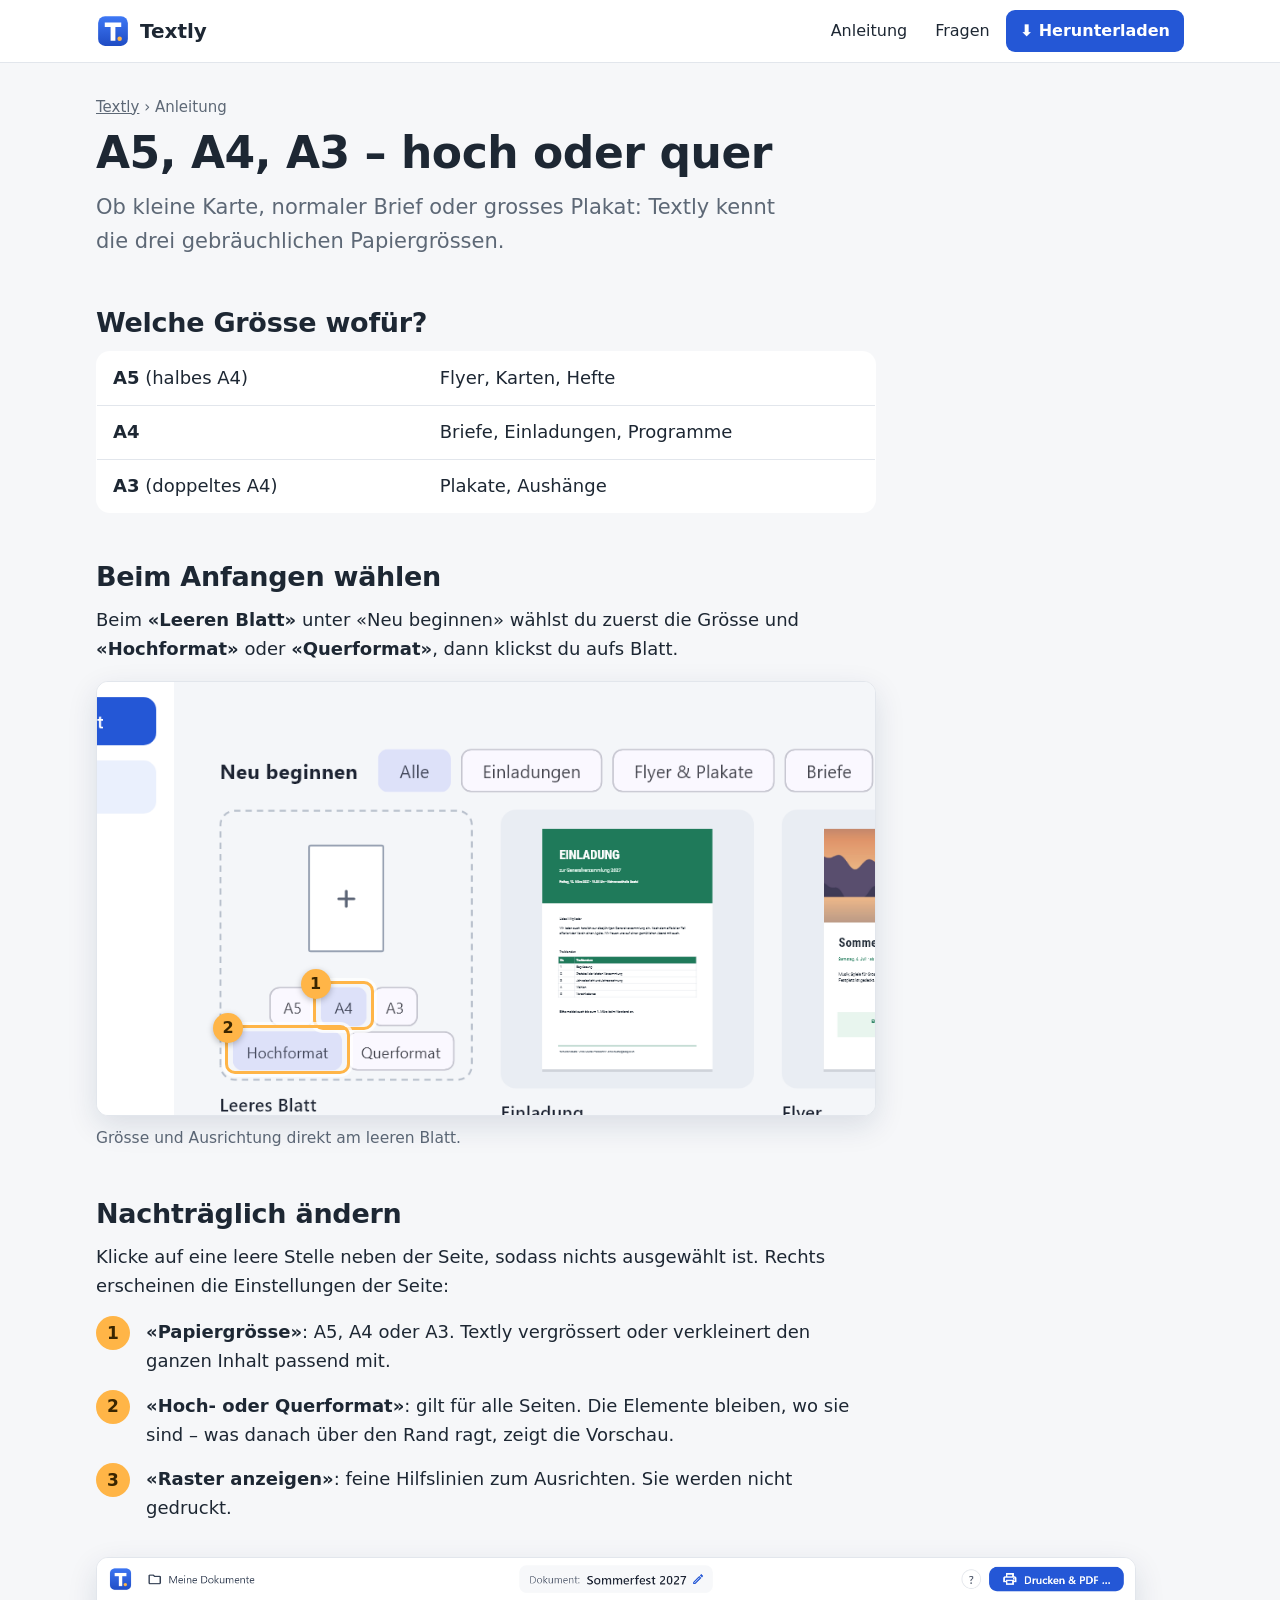
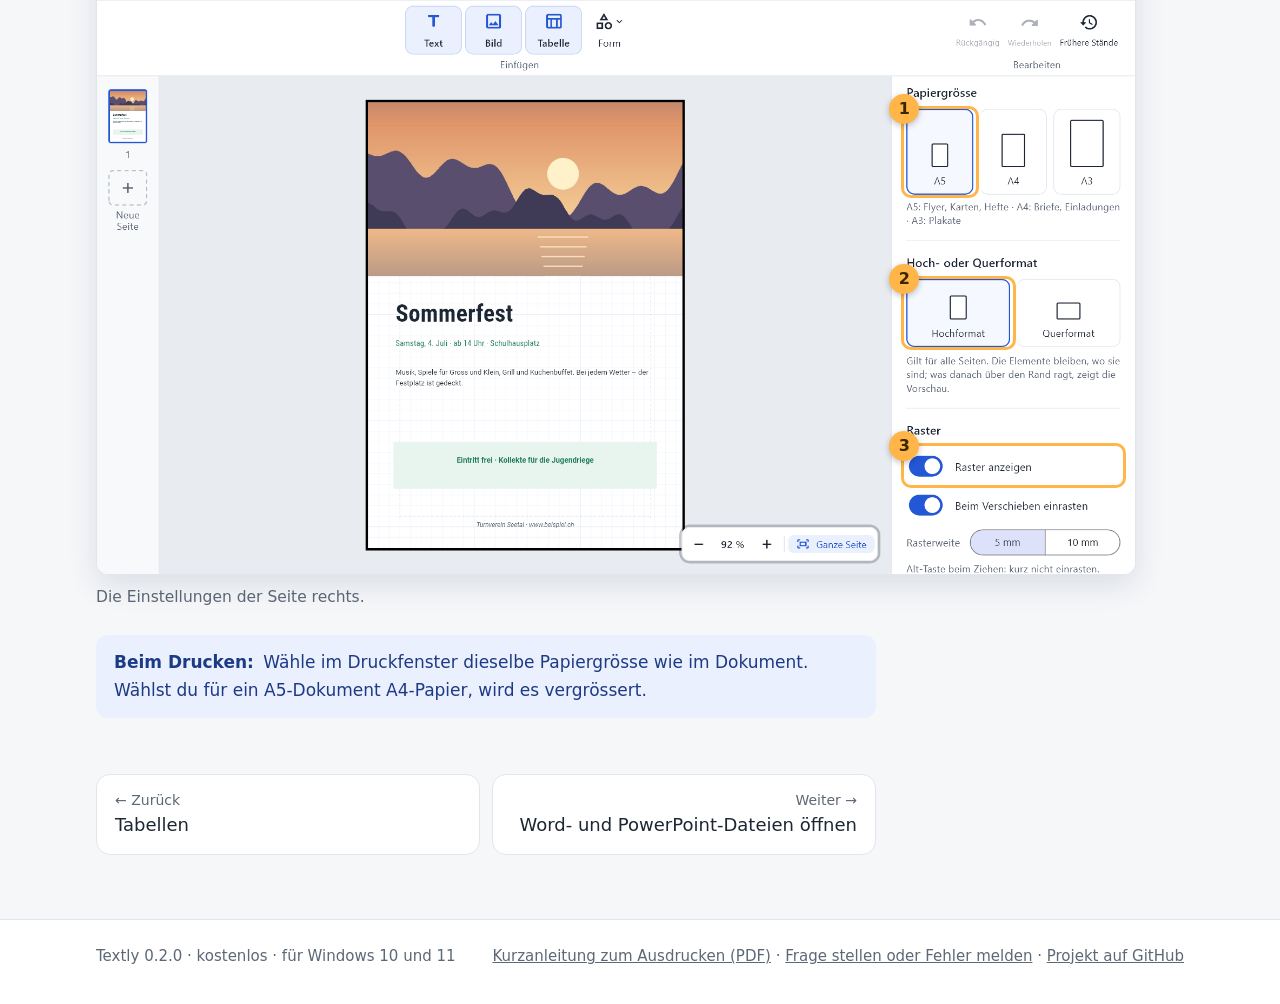
<file: docs/formate.html>
<!doctype html>
<html lang="de-CH">
<head>
<meta charset="utf-8">
<meta name="viewport" content="width=device-width, initial-scale=1">
<title>A5, A4, A3 – hoch oder quer – Textly</title>
<meta name="description" content="Textly – einfacher Seiten-Editor für Einladungen, Flyer, Briefe und Programme. Anleitung für Einsteigerinnen und Einsteiger.">
<link rel="icon" href="logo.svg">
<link rel="stylesheet" href="site.css?v=2">
</head>
<body>
<main>
<div class="read">
<div class="crumb"><a href="index.html">Textly</a> › Anleitung</div>
<h1>A5, A4, A3 – hoch oder quer</h1>
<p class="lead">Ob kleine Karte, normaler Brief oder grosses Plakat: Textly kennt die drei gebräuchlichen Papiergrössen.</p>

<h2>Welche Grösse wofür?</h2>
<table class="keys">
  <tr><td><b>A5</b> (halbes A4)</td><td>Flyer, Karten, Hefte</td></tr>
  <tr><td><b>A4</b></td><td>Briefe, Einladungen, Programme</td></tr>
  <tr><td><b>A3</b> (doppeltes A4)</td><td>Plakate, Aushänge</td></tr>
</table>

<h2>Beim Anfangen wählen</h2>
<p>Beim <span class="k">«Leeren Blatt»</span> unter «Neu beginnen» wählst du zuerst die Grösse und <span class="k">«Hochformat»</span> oder <span class="k">«Querformat»</span>, dann klickst du aufs Blatt.</p>
<figure class="shot" data-shot="neu-beginnen" data-marks="home-paper-a4,home-orient-portrait" data-crop="14,8,48,45"><figcaption>Grösse und Ausrichtung direkt am leeren Blatt.</figcaption></figure>

<h2>Nachträglich ändern</h2>
<p>Klicke auf eine leere Stelle neben der Seite, sodass nichts ausgewählt ist. Rechts erscheinen die Einstellungen der Seite:</p>
<ol class="do">
  <li class="nr"><span class="k">«Papiergrösse»</span>: A5, A4 oder A3. Textly vergrössert oder verkleinert den ganzen Inhalt passend mit.</li>
  <li class="nr"><span class="k">«Hoch- oder Querformat»</span>: gilt für alle Seiten. Die Elemente bleiben, wo sie sind – was danach über den Rand ragt, zeigt die Vorschau.</li>
  <li class="nr"><span class="k">«Raster anzeigen»</span>: feine Hilfslinien zum Ausrichten. Sie werden nicht gedruckt.</li>
</ol>
<figure class="shot" data-shot="seitenformat" data-marks="prop-paper-a5,prop-orient-portrait,prop-grid"><figcaption>Die Einstellungen der Seite rechts.</figcaption></figure>

<div class="note tip"><b>Beim Drucken:</b> Wähle im Druckfenster dieselbe Papiergrösse wie im Dokument. Wählst du für ein A5-Dokument A4-Papier, wird es vergrössert.</div>

</div>
</main>
<script src="bilder/marken.js?v=2"></script>
<script src="site.js?v=2"></script>
</body>
</html>
</file>
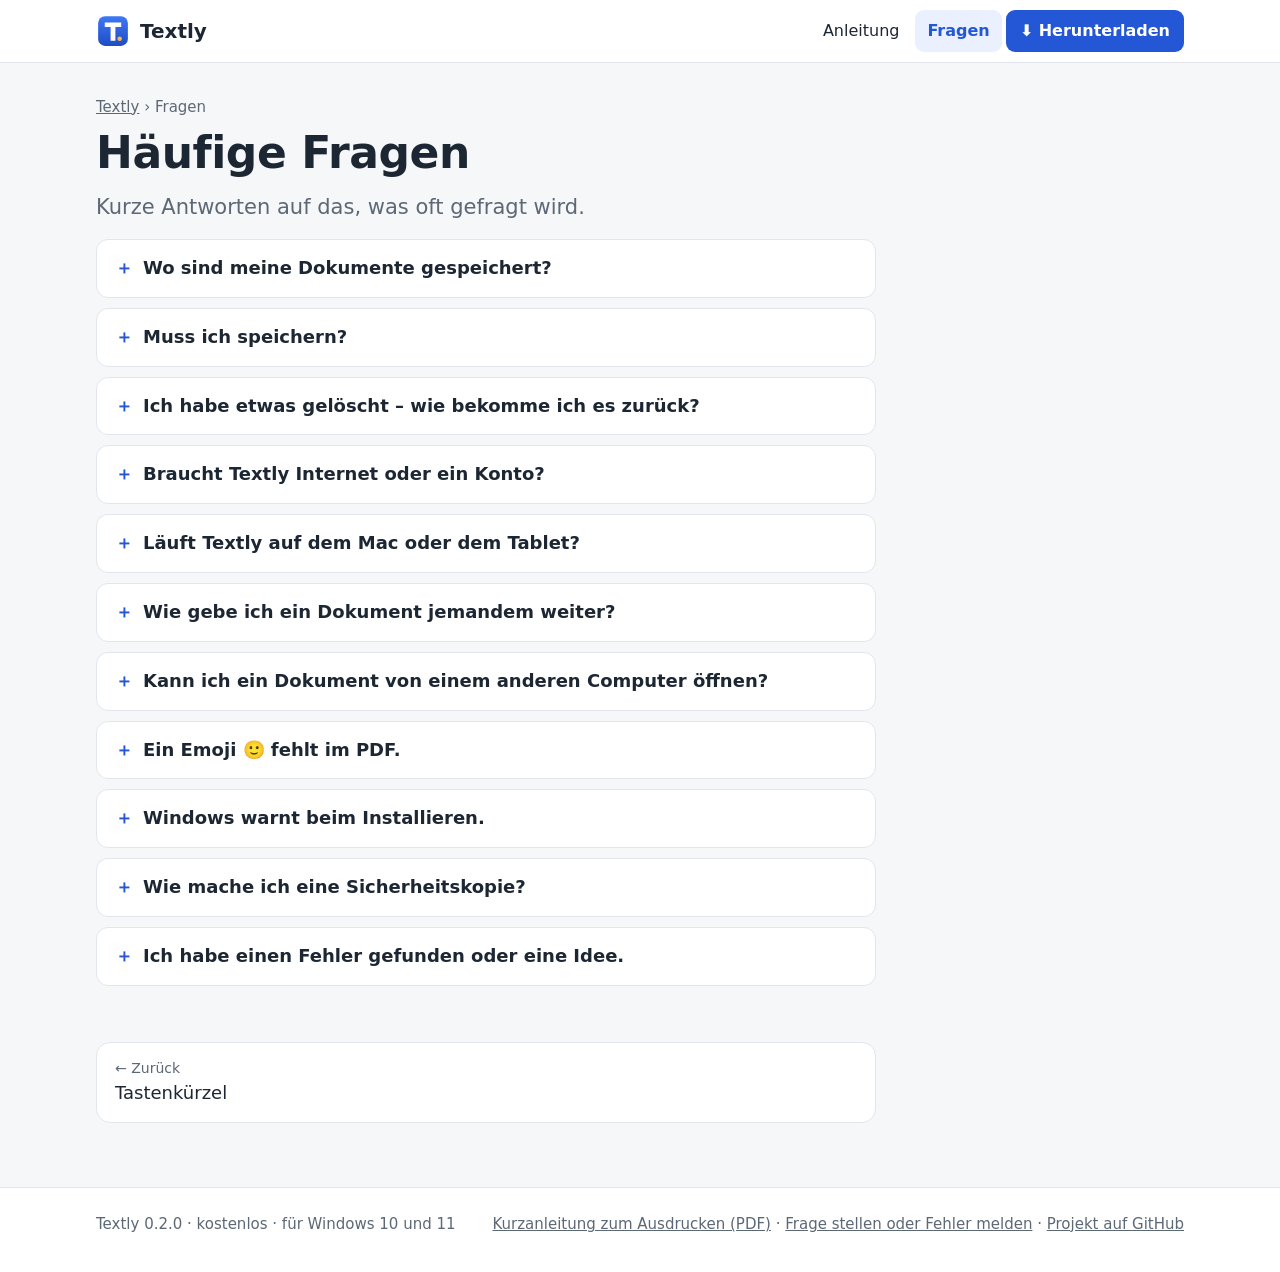
<file: docs/fragen.html>
<!doctype html>
<html lang="de-CH">
<head>
<meta charset="utf-8">
<meta name="viewport" content="width=device-width, initial-scale=1">
<title>Häufige Fragen – Textly</title>
<meta name="description" content="Textly – einfacher Seiten-Editor für Einladungen, Flyer, Briefe und Programme. Anleitung für Einsteigerinnen und Einsteiger.">
<link rel="icon" href="logo.svg">
<link rel="stylesheet" href="site.css?v=2">
</head>
<body>
<main>
<div class="read">
<div class="crumb"><a href="index.html">Textly</a> › Fragen</div>
<h1>Häufige Fragen</h1>
<p class="lead">Kurze Antworten auf das, was oft gefragt wird.</p>
<details><summary>Wo sind meine Dokumente gespeichert?</summary><div>Im Ordner <b>Dokumente\Textly</b> auf deinem Computer – als normale Dateien mit der Endung .textly. In Textly siehst du sie unter «Meine Dokumente».</div></details><details><summary>Muss ich speichern?</summary><div>Nein. Textly speichert jede Änderung sofort. Du kannst Textly jederzeit schliessen.</div></details><details><summary>Ich habe etwas gelöscht – wie bekomme ich es zurück?</summary><div>Sofort danach: <span class="k">«Rückgängig»</span> oder <kbd>Strg</kbd>+<kbd>Z</kbd>. Später: <span class="k">«Frühere Stände»</span>. Ein ganzes Dokument: im <span class="k">«Papierkorb»</span> (30 Tage). Siehe <a href="nichts-geht-verloren.html">Nichts geht verloren</a>.</div></details><details><summary>Braucht Textly Internet oder ein Konto?</summary><div>Nein. Textly läuft ganz auf deinem Computer und schickt nichts ins Internet.</div></details><details><summary>Läuft Textly auf dem Mac oder dem Tablet?</summary><div>Im Moment nur auf Windows 10 und 11.</div></details><details><summary>Wie gebe ich ein Dokument jemandem weiter?</summary><div>Zum Anschauen oder Drucken: als PDF (<span class="k">«Als PDF speichern»</span> oder <span class="k">«Per E-Mail senden»</span>). Zum Weiterbearbeiten: <span class="k">«Zum Weiterbearbeiten weitergeben»</span> erstellt eine .textly-Datei für jemanden, der auch Textly hat.</div></details><details><summary>Kann ich ein Dokument von einem anderen Computer öffnen?</summary><div>Ja: Die .textly-Datei doppelklicken oder in «Meine Dokumente» auf <span class="k">«Datei öffnen»</span>. Textly legt eine Kopie in «Meine Dokumente» an.</div></details><details><summary>Ein Emoji 🙂 fehlt im PDF.</summary><div>Die Schriften in Textly enthalten keine Emojis. Die Prüfung bei «Drucken & PDF …» weist darauf hin. Verwende stattdessen ein kleines Bild.</div></details><details><summary>Windows warnt beim Installieren.</summary><div>Das ist bei neuen Programmen normal. Klicke auf «Weitere Informationen» und dann «Trotzdem ausführen» – aber nur bei der Datei von dieser Seite. Siehe <a href="installieren.html">Herunterladen und installieren</a>.</div></details><details><summary>Wie mache ich eine Sicherheitskopie?</summary><div>Kopiere den Ordner <b>Dokumente\Textly</b> auf einen USB-Stick oder eine externe Festplatte.</div></details><details><summary>Ich habe einen Fehler gefunden oder eine Idee.</summary><div>Gern! Schreib uns über <a data-issues href="#">«Frage stellen oder Fehler melden»</a> (ein kostenloses GitHub-Konto ist dafür nötig).</div></details>
</div>
</main>
<script src="bilder/marken.js?v=2"></script>
<script src="site.js?v=2"></script>
</body>
</html>
</file>
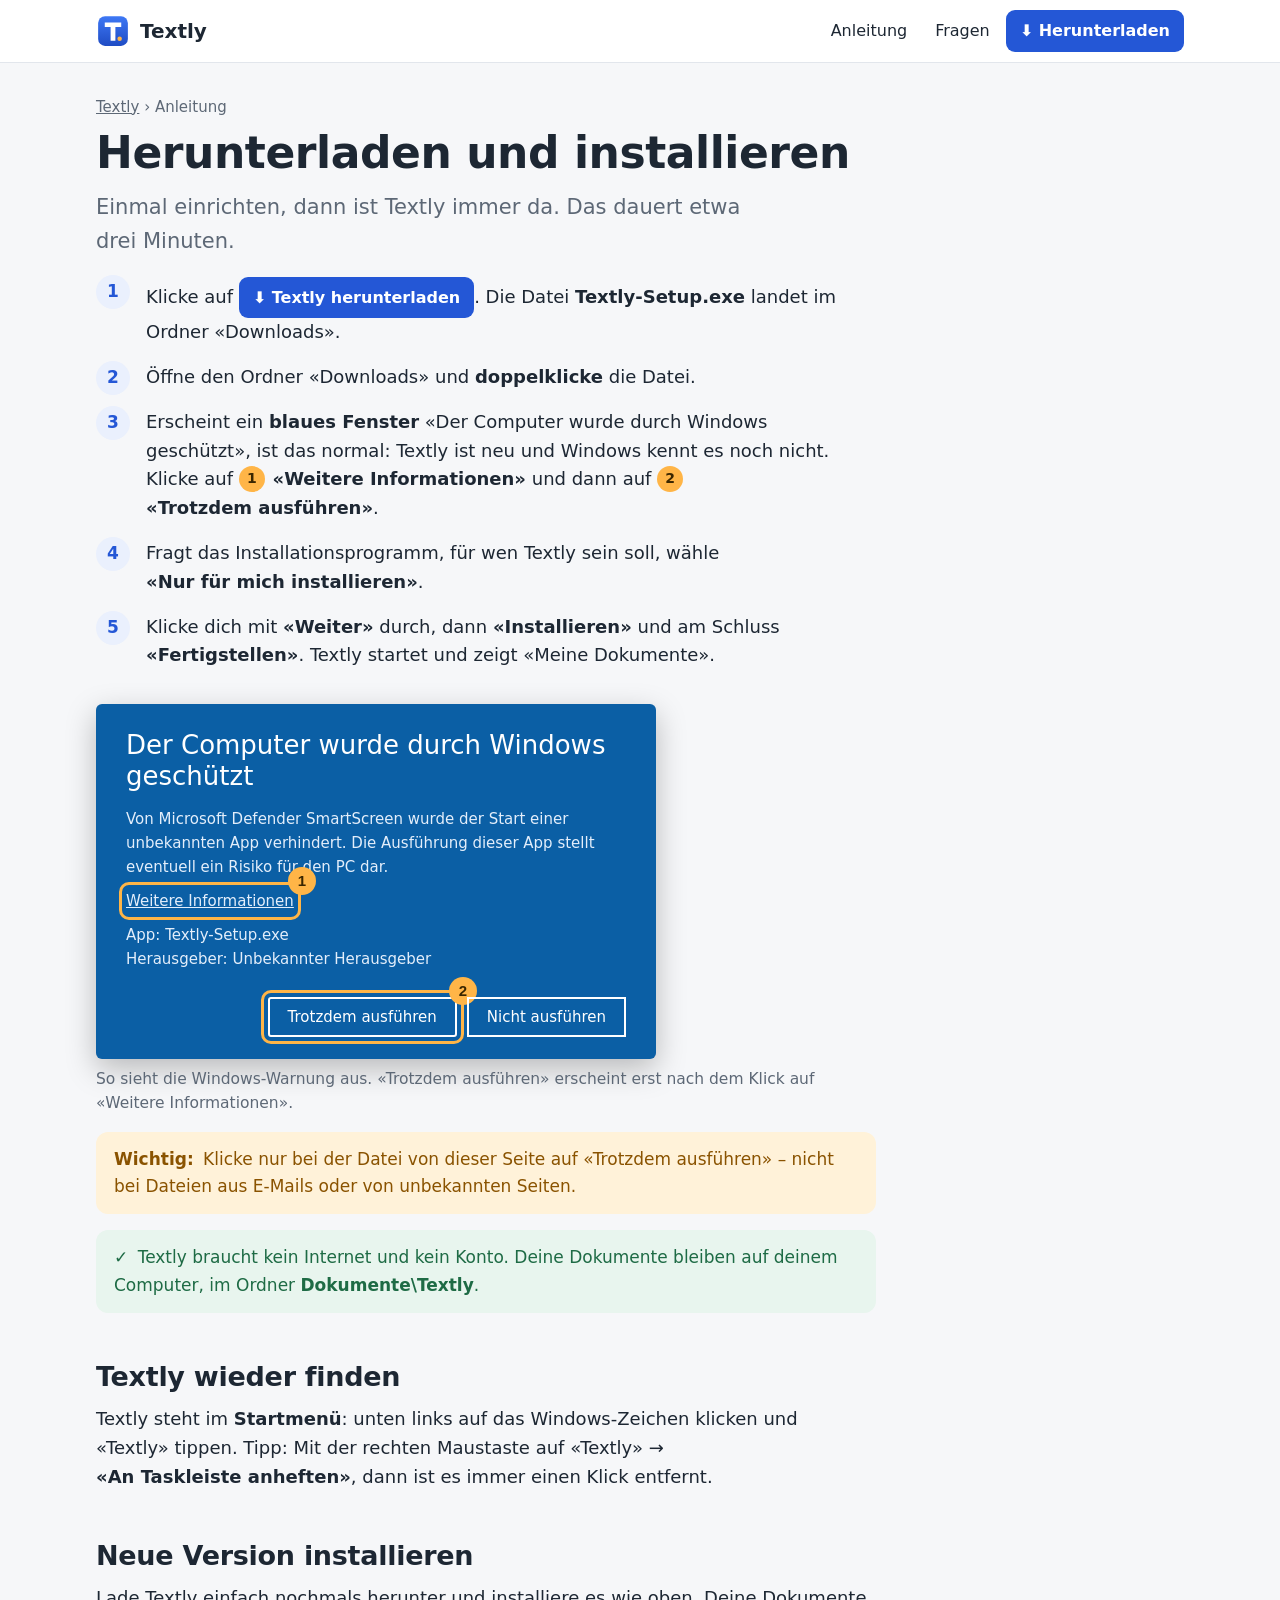
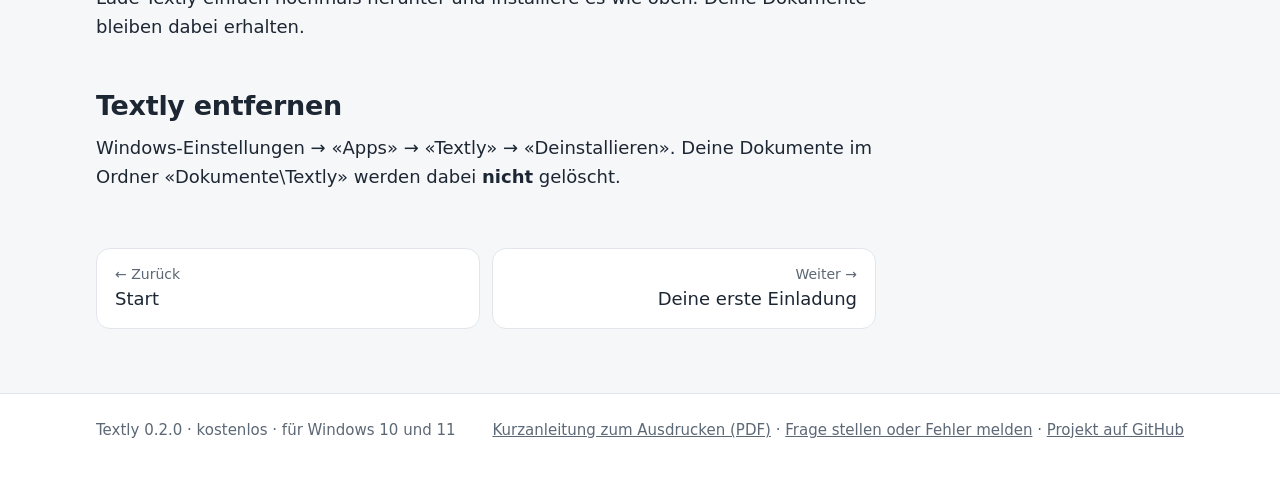
<file: docs/installieren.html>
<!doctype html>
<html lang="de-CH">
<head>
<meta charset="utf-8">
<meta name="viewport" content="width=device-width, initial-scale=1">
<title>Herunterladen und installieren – Textly</title>
<meta name="description" content="Textly – einfacher Seiten-Editor für Einladungen, Flyer, Briefe und Programme. Anleitung für Einsteigerinnen und Einsteiger.">
<link rel="icon" href="logo.svg">
<link rel="stylesheet" href="site.css?v=2">
</head>
<body>
<main>
<div class="read">
<div class="crumb"><a href="index.html">Textly</a> › Anleitung</div>
<h1>Herunterladen und installieren</h1>
<p class="lead">Einmal einrichten, dann ist Textly immer da. Das dauert etwa drei Minuten.</p>

<ol class="do">
  <li>Klicke auf <a class="btn small" data-download href="#">⬇ Textly herunterladen</a>. Die Datei <b>Textly-Setup.exe</b> landet im Ordner «Downloads».</li>
  <li>Öffne den Ordner «Downloads» und <b>doppelklicke</b> die Datei.</li>
  <li>Erscheint ein <b>blaues Fenster</b> «Der Computer wurde durch Windows geschützt», ist das normal: Textly ist neu und Windows kennt es noch nicht. Klicke auf <span class="nrb">1</span> <span class="k">«Weitere Informationen»</span> und dann auf <span class="nrb">2</span> <span class="k">«Trotzdem ausführen»</span>.</li>
  <li>Fragt das Installationsprogramm, für wen Textly sein soll, wähle <span class="k">«Nur für mich installieren»</span>.</li>
  <li>Klicke dich mit <span class="k">«Weiter»</span> durch, dann <span class="k">«Installieren»</span> und am Schluss <span class="k">«Fertigstellen»</span>. Textly startet und zeigt «Meine Dokumente».</li>
</ol>

<div class="smartscreen" aria-label="Nachgezeichnete Windows-Warnung">
  <h4>Der Computer wurde durch Windows geschützt</h4>
  <p>Von Microsoft Defender SmartScreen wurde der Start einer unbekannten App verhindert. Die Ausführung dieser App stellt eventuell ein Risiko für den PC dar.</p>
  <p><span class="link hl" data-n="1">Weitere Informationen</span></p>
  <p>App: Textly-Setup.exe<br>Herausgeber: Unbekannter Herausgeber</p>
  <div class="row"><span class="b hl" data-n="2">Trotzdem ausführen</span><span class="b">Nicht ausführen</span></div>
</div>
<p style="font-size:15.5px;color:var(--muted)">So sieht die Windows-Warnung aus. «Trotzdem ausführen» erscheint erst nach dem Klick auf «Weitere Informationen».</p>

<div class="note warn"><b>Wichtig:</b> Klicke nur bei der Datei von dieser Seite auf «Trotzdem ausführen» – nicht bei Dateien aus E-Mails oder von unbekannten Seiten.</div>

<div class="note ok"><b>✓</b> Textly braucht kein Internet und kein Konto. Deine Dokumente bleiben auf deinem Computer, im Ordner <b>Dokumente\Textly</b>.</div>

<h2>Textly wieder finden</h2>
<p>Textly steht im <b>Startmenü</b>: unten links auf das Windows-Zeichen klicken und «Textly» tippen. Tipp: Mit der rechten Maustaste auf «Textly» → <span class="k">«An Taskleiste anheften»</span>, dann ist es immer einen Klick entfernt.</p>

<h2>Neue Version installieren</h2>
<p>Lade Textly einfach nochmals herunter und installiere es wie oben. Deine Dokumente bleiben dabei erhalten.</p>

<h2>Textly entfernen</h2>
<p>Windows-Einstellungen → «Apps» → «Textly» → «Deinstallieren». Deine Dokumente im Ordner «Dokumente\Textly» werden dabei <b>nicht</b> gelöscht.</p>

</div>
</main>
<script src="bilder/marken.js?v=2"></script>
<script src="site.js?v=2"></script>
</body>
</html>
</file>
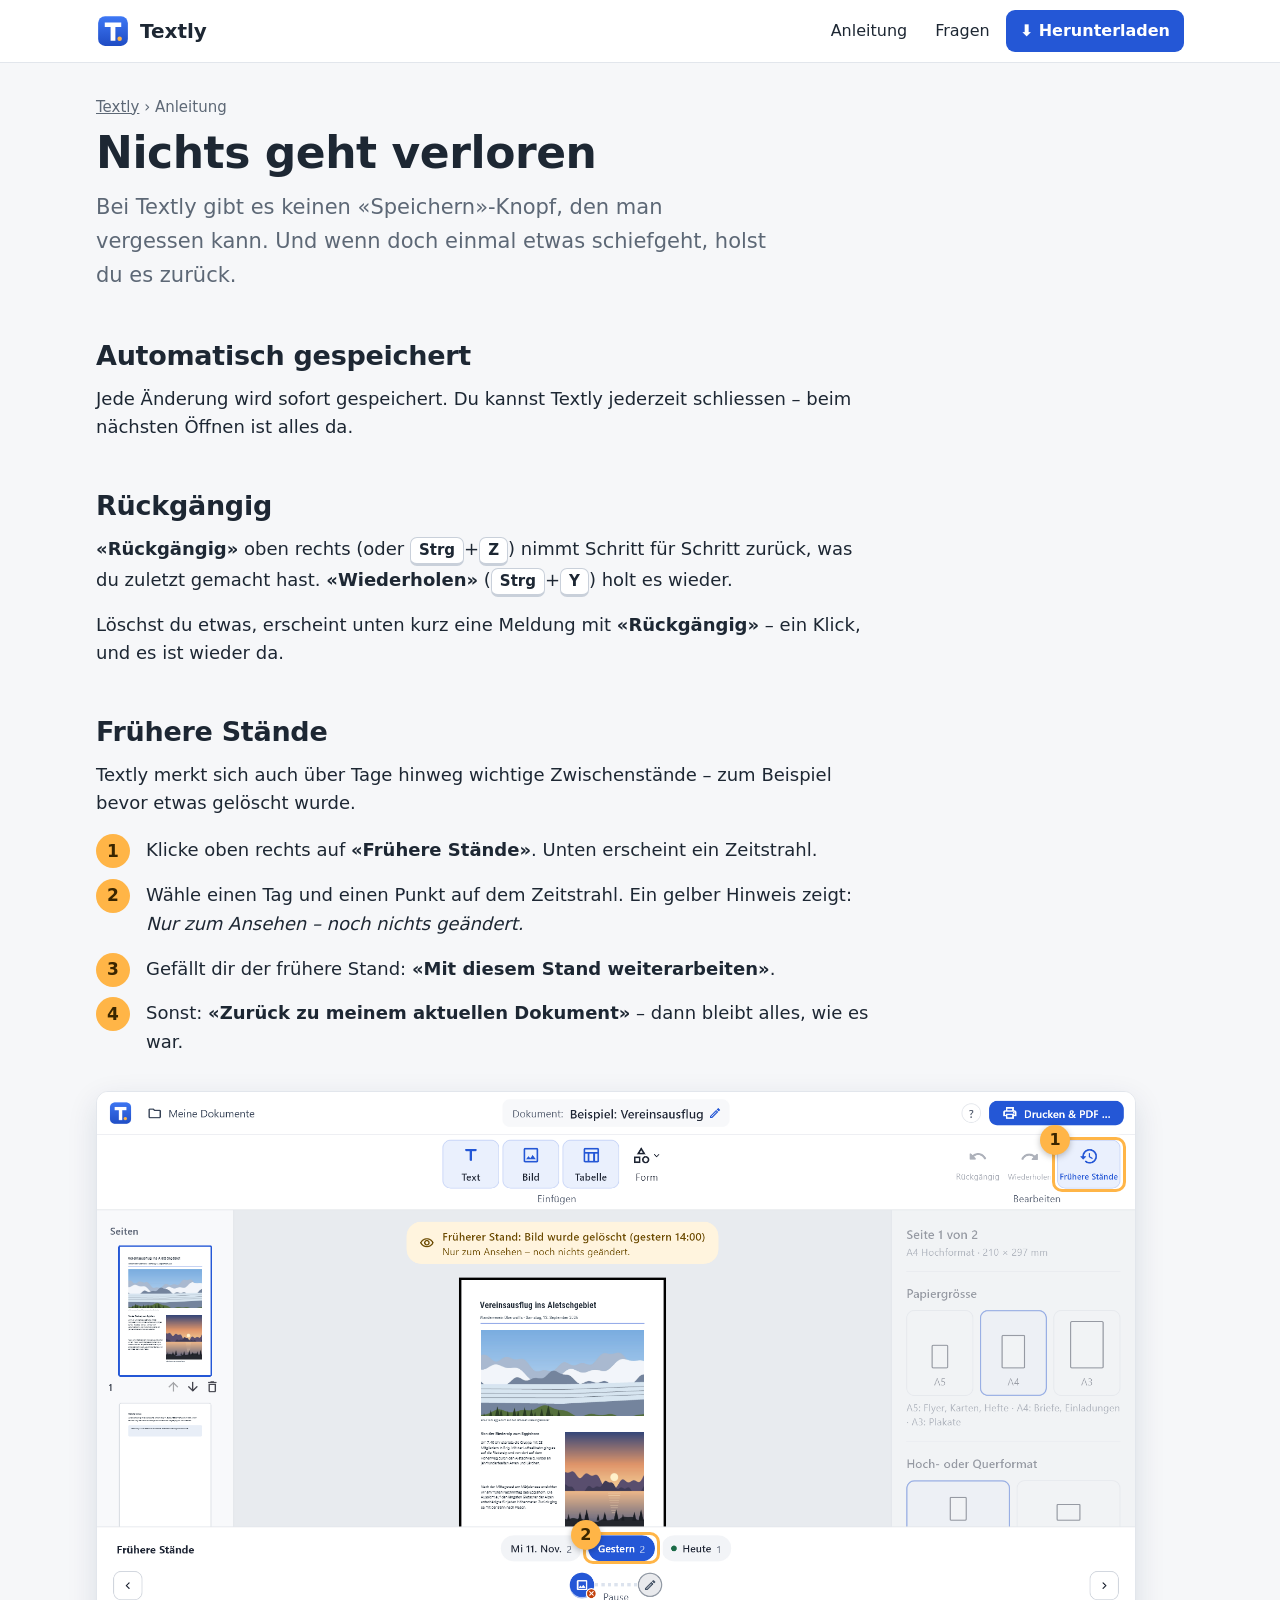
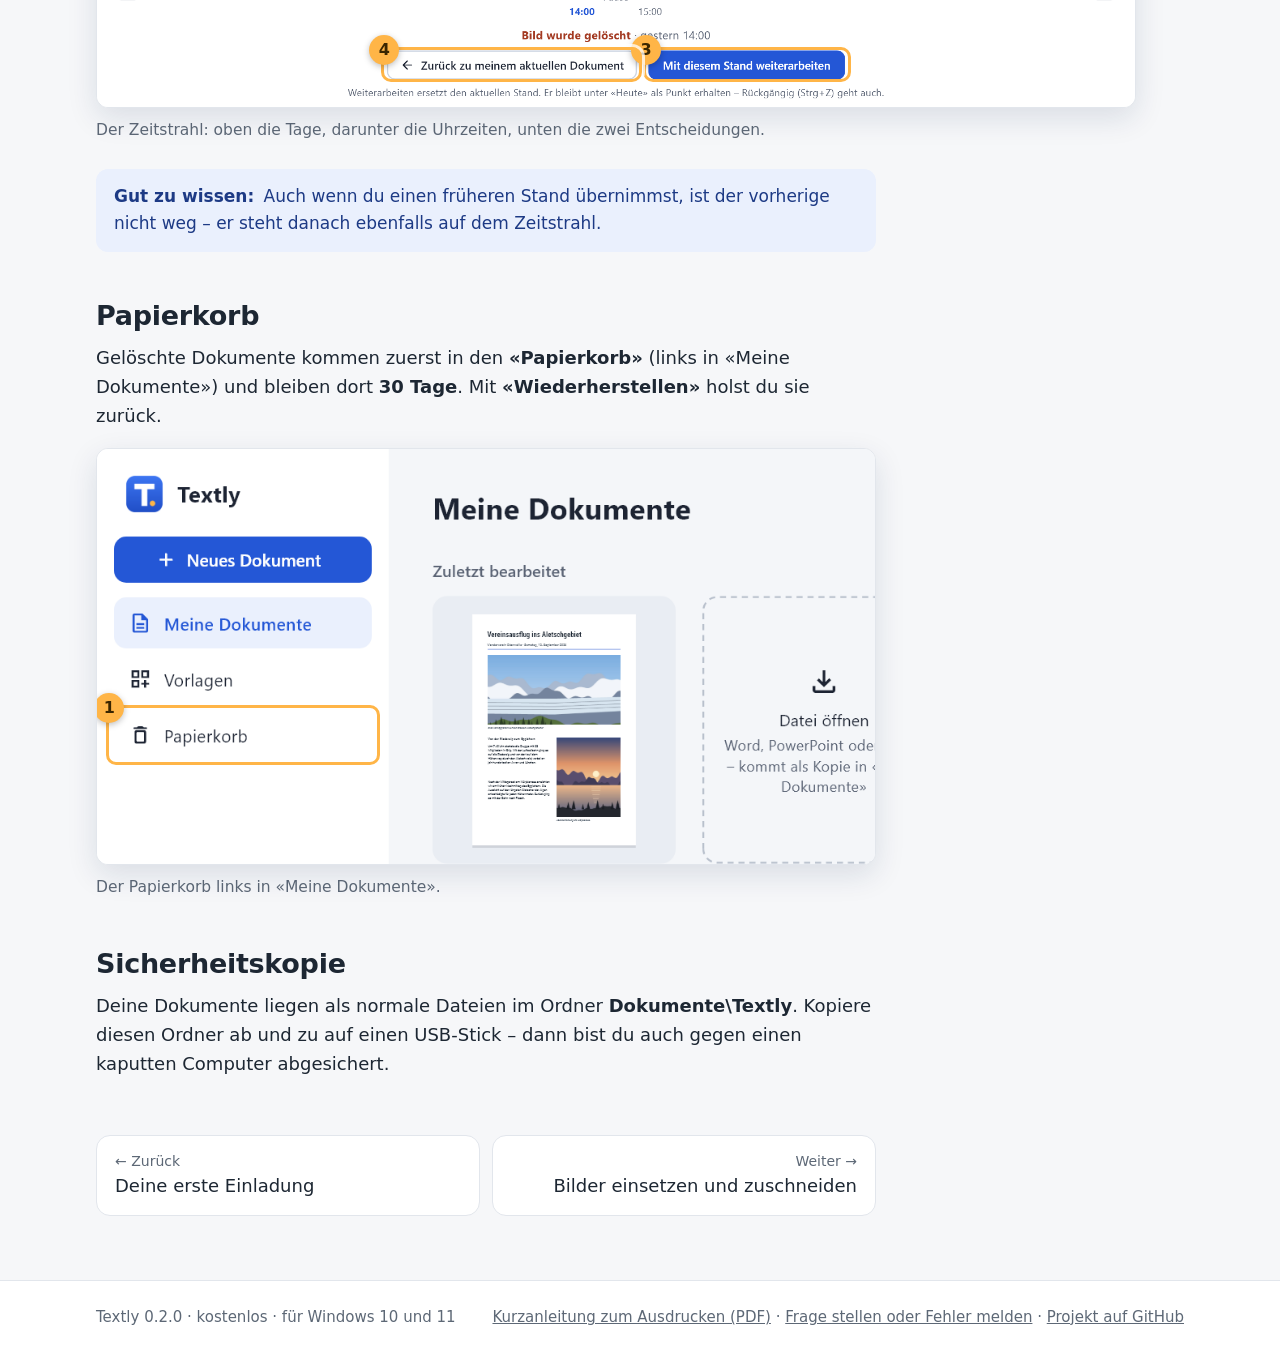
<file: docs/nichts-geht-verloren.html>
<!doctype html>
<html lang="de-CH">
<head>
<meta charset="utf-8">
<meta name="viewport" content="width=device-width, initial-scale=1">
<title>Nichts geht verloren – Textly</title>
<meta name="description" content="Textly – einfacher Seiten-Editor für Einladungen, Flyer, Briefe und Programme. Anleitung für Einsteigerinnen und Einsteiger.">
<link rel="icon" href="logo.svg">
<link rel="stylesheet" href="site.css?v=2">
</head>
<body>
<main>
<div class="read">
<div class="crumb"><a href="index.html">Textly</a> › Anleitung</div>
<h1>Nichts geht verloren</h1>
<p class="lead">Bei Textly gibt es keinen «Speichern»-Knopf, den man vergessen kann. Und wenn doch einmal etwas schiefgeht, holst du es zurück.</p>

<h2>Automatisch gespeichert</h2>
<p>Jede Änderung wird sofort gespeichert. Du kannst Textly jederzeit schliessen – beim nächsten Öffnen ist alles da.</p>

<h2>Rückgängig</h2>
<p><span class="k">«Rückgängig»</span> oben rechts (oder <kbd>Strg</kbd>+<kbd>Z</kbd>) nimmt Schritt für Schritt zurück, was du zuletzt gemacht hast. <span class="k">«Wiederholen»</span> (<kbd>Strg</kbd>+<kbd>Y</kbd>) holt es wieder.</p>
<p>Löschst du etwas, erscheint unten kurz eine Meldung mit <span class="k">«Rückgängig»</span> – ein Klick, und es ist wieder da.</p>

<h2>Frühere Stände</h2>
<p>Textly merkt sich auch über Tage hinweg wichtige Zwischenstände – zum Beispiel bevor etwas gelöscht wurde.</p>
<ol class="do">
  <li class="nr">Klicke oben rechts auf <span class="k">«Frühere Stände»</span>. Unten erscheint ein Zeitstrahl.</li>
  <li class="nr">Wähle einen Tag und einen Punkt auf dem Zeitstrahl. Ein gelber Hinweis zeigt: <i>Nur zum Ansehen – noch nichts geändert.</i></li>
  <li class="nr">Gefällt dir der frühere Stand: <span class="k">«Mit diesem Stand weiterarbeiten»</span>.</li>
  <li class="nr">Sonst: <span class="k">«Zurück zu meinem aktuellen Dokument»</span> – dann bleibt alles, wie es war.</li>
</ol>
<figure class="shot" data-shot="fruehere-staende" data-marks="tool-history,history-day,history-tl-restore,history-to-now"><figcaption>Der Zeitstrahl: oben die Tage, darunter die Uhrzeiten, unten die zwei Entscheidungen.</figcaption></figure>
<div class="note tip"><b>Gut zu wissen:</b> Auch wenn du einen früheren Stand übernimmst, ist der vorherige nicht weg – er steht danach ebenfalls auf dem Zeitstrahl.</div>

<h2>Papierkorb</h2>
<p>Gelöschte Dokumente kommen zuerst in den <span class="k">«Papierkorb»</span> (links in «Meine Dokumente») und bleiben dort <b>30 Tage</b>. Mit <span class="k">«Wiederherstellen»</span> holst du sie zurück.</p>
<figure class="shot" data-shot="startseite" data-marks="home-nav-trash" data-crop="0,0,50,45"><figcaption>Der Papierkorb links in «Meine Dokumente».</figcaption></figure>

<h2>Sicherheitskopie</h2>
<p>Deine Dokumente liegen als normale Dateien im Ordner <b>Dokumente\Textly</b>. Kopiere diesen Ordner ab und zu auf einen USB-Stick – dann bist du auch gegen einen kaputten Computer abgesichert.</p>

</div>
</main>
<script src="bilder/marken.js?v=2"></script>
<script src="site.js?v=2"></script>
</body>
</html>
</file>
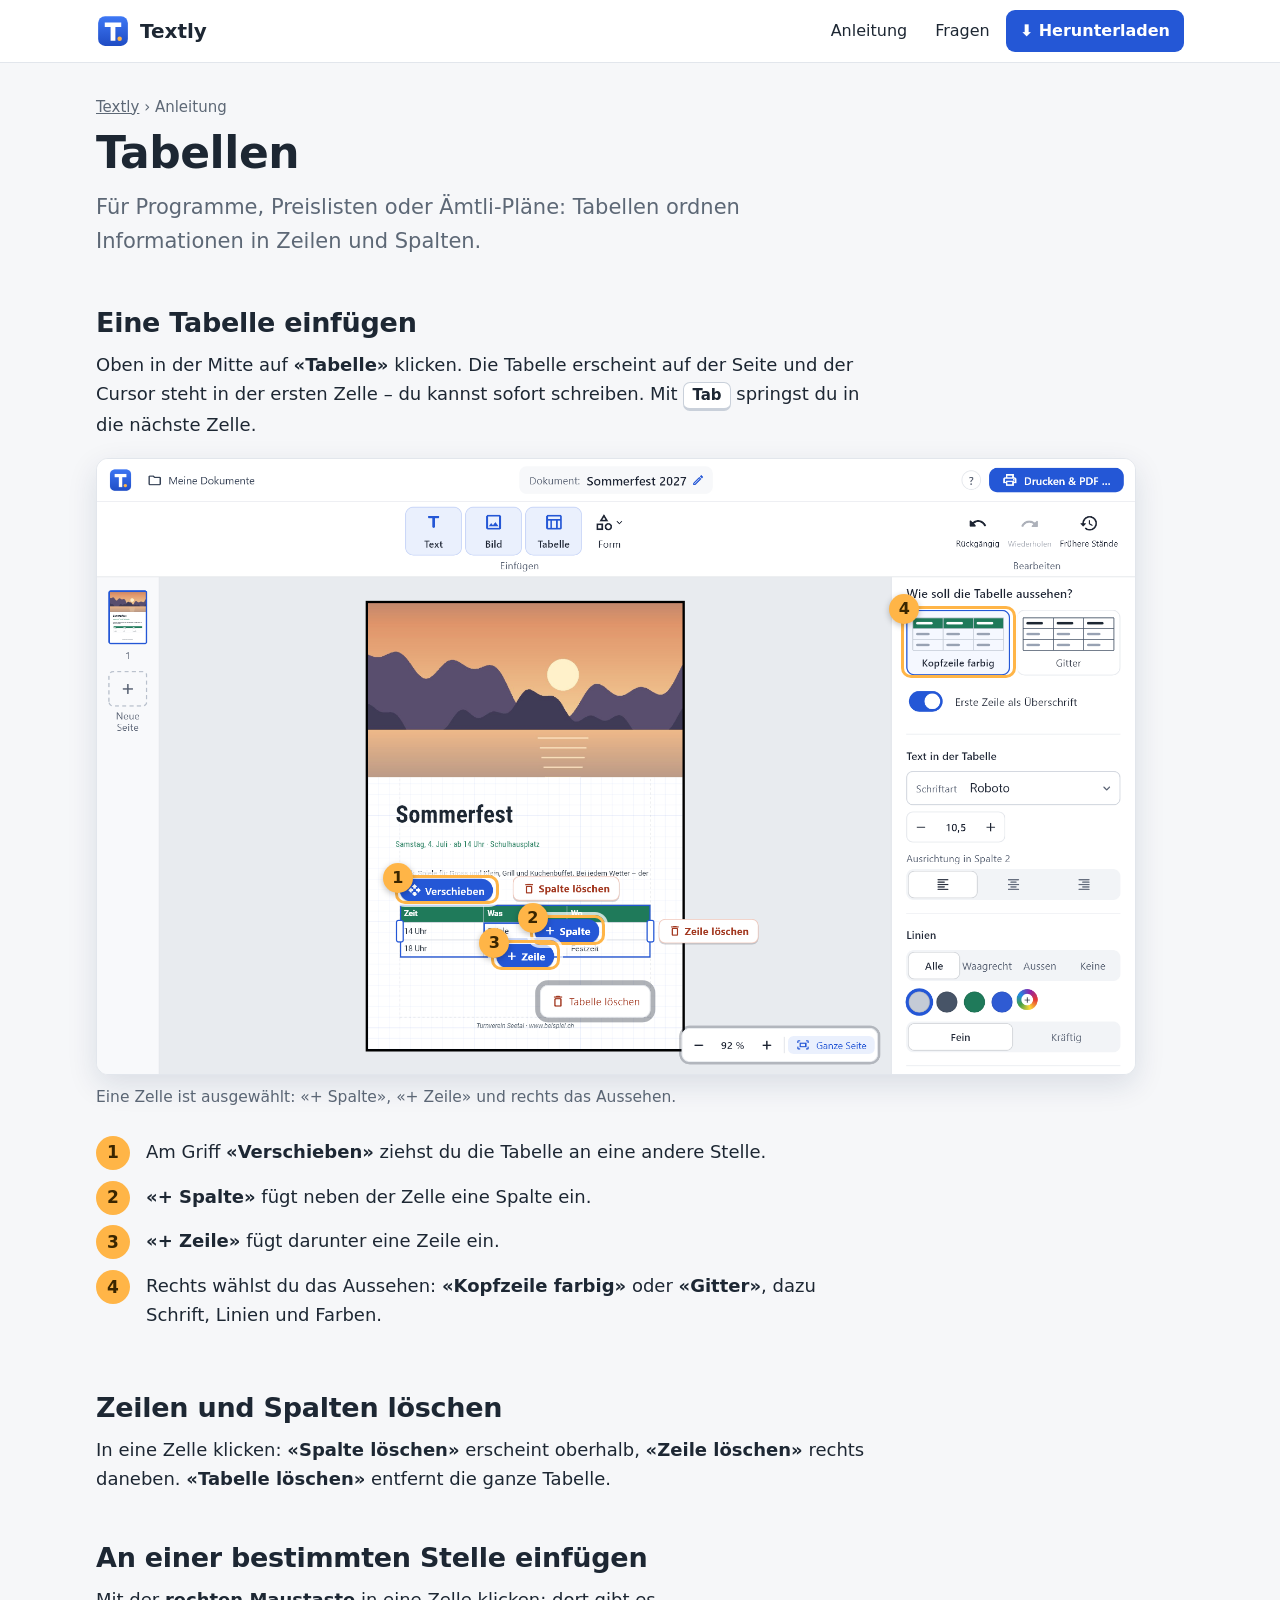
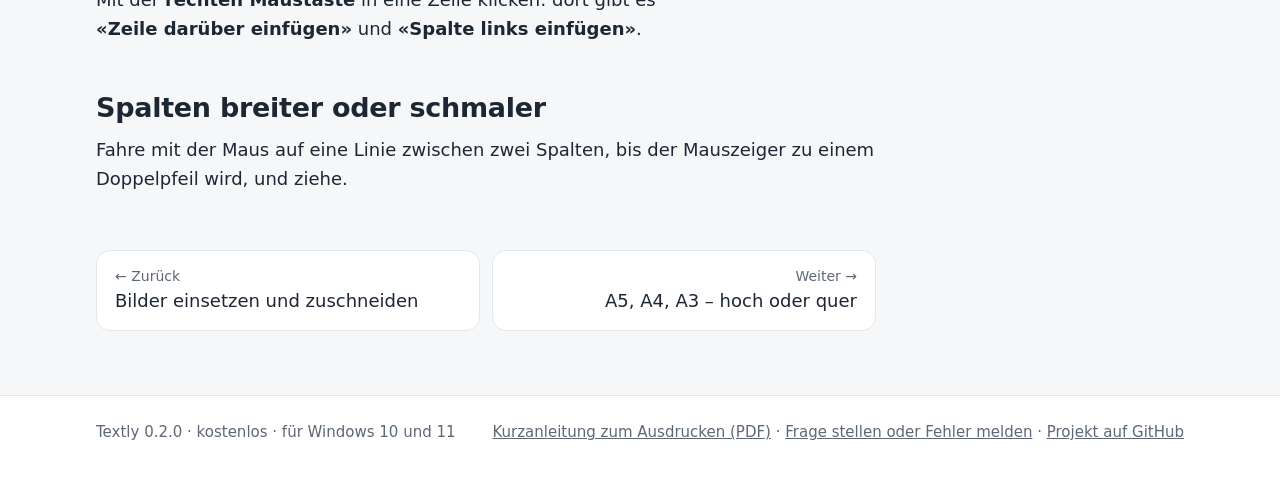
<file: docs/tabellen.html>
<!doctype html>
<html lang="de-CH">
<head>
<meta charset="utf-8">
<meta name="viewport" content="width=device-width, initial-scale=1">
<title>Tabellen – Textly</title>
<meta name="description" content="Textly – einfacher Seiten-Editor für Einladungen, Flyer, Briefe und Programme. Anleitung für Einsteigerinnen und Einsteiger.">
<link rel="icon" href="logo.svg">
<link rel="stylesheet" href="site.css?v=2">
</head>
<body>
<main>
<div class="read">
<div class="crumb"><a href="index.html">Textly</a> › Anleitung</div>
<h1>Tabellen</h1>
<p class="lead">Für Programme, Preislisten oder Ämtli-Pläne: Tabellen ordnen Informationen in Zeilen und Spalten.</p>

<h2>Eine Tabelle einfügen</h2>
<p>Oben in der Mitte auf <span class="k">«Tabelle»</span> klicken. Die Tabelle erscheint auf der Seite und der Cursor steht in der ersten Zelle – du kannst sofort schreiben. Mit <kbd>Tab</kbd> springst du in die nächste Zelle.</p>

<figure class="shot" data-shot="tabelle" data-marks="move-grip,table-add-col,table-add-row,prop-table-style-header"><figcaption>Eine Zelle ist ausgewählt: «+ Spalte», «+ Zeile» und rechts das Aussehen.</figcaption></figure>
<ol class="do">
  <li class="nr">Am Griff <span class="k">«Verschieben»</span> ziehst du die Tabelle an eine andere Stelle.</li>
  <li class="nr"><span class="k">«+ Spalte»</span> fügt neben der Zelle eine Spalte ein.</li>
  <li class="nr"><span class="k">«+ Zeile»</span> fügt darunter eine Zeile ein.</li>
  <li class="nr">Rechts wählst du das Aussehen: <span class="k">«Kopfzeile farbig»</span> oder <span class="k">«Gitter»</span>, dazu Schrift, Linien und Farben.</li>
</ol>

<h2>Zeilen und Spalten löschen</h2>
<p>In eine Zelle klicken: <span class="k">«Spalte löschen»</span> erscheint oberhalb, <span class="k">«Zeile löschen»</span> rechts daneben. <span class="k">«Tabelle löschen»</span> entfernt die ganze Tabelle.</p>

<h2>An einer bestimmten Stelle einfügen</h2>
<p>Mit der <b>rechten Maustaste</b> in eine Zelle klicken: dort gibt es <span class="k">«Zeile darüber einfügen»</span> und <span class="k">«Spalte links einfügen»</span>.</p>

<h2>Spalten breiter oder schmaler</h2>
<p>Fahre mit der Maus auf eine Linie zwischen zwei Spalten, bis der Mauszeiger zu einem Doppelpfeil wird, und ziehe.</p>

</div>
</main>
<script src="bilder/marken.js?v=2"></script>
<script src="site.js?v=2"></script>
</body>
</html>
</file>
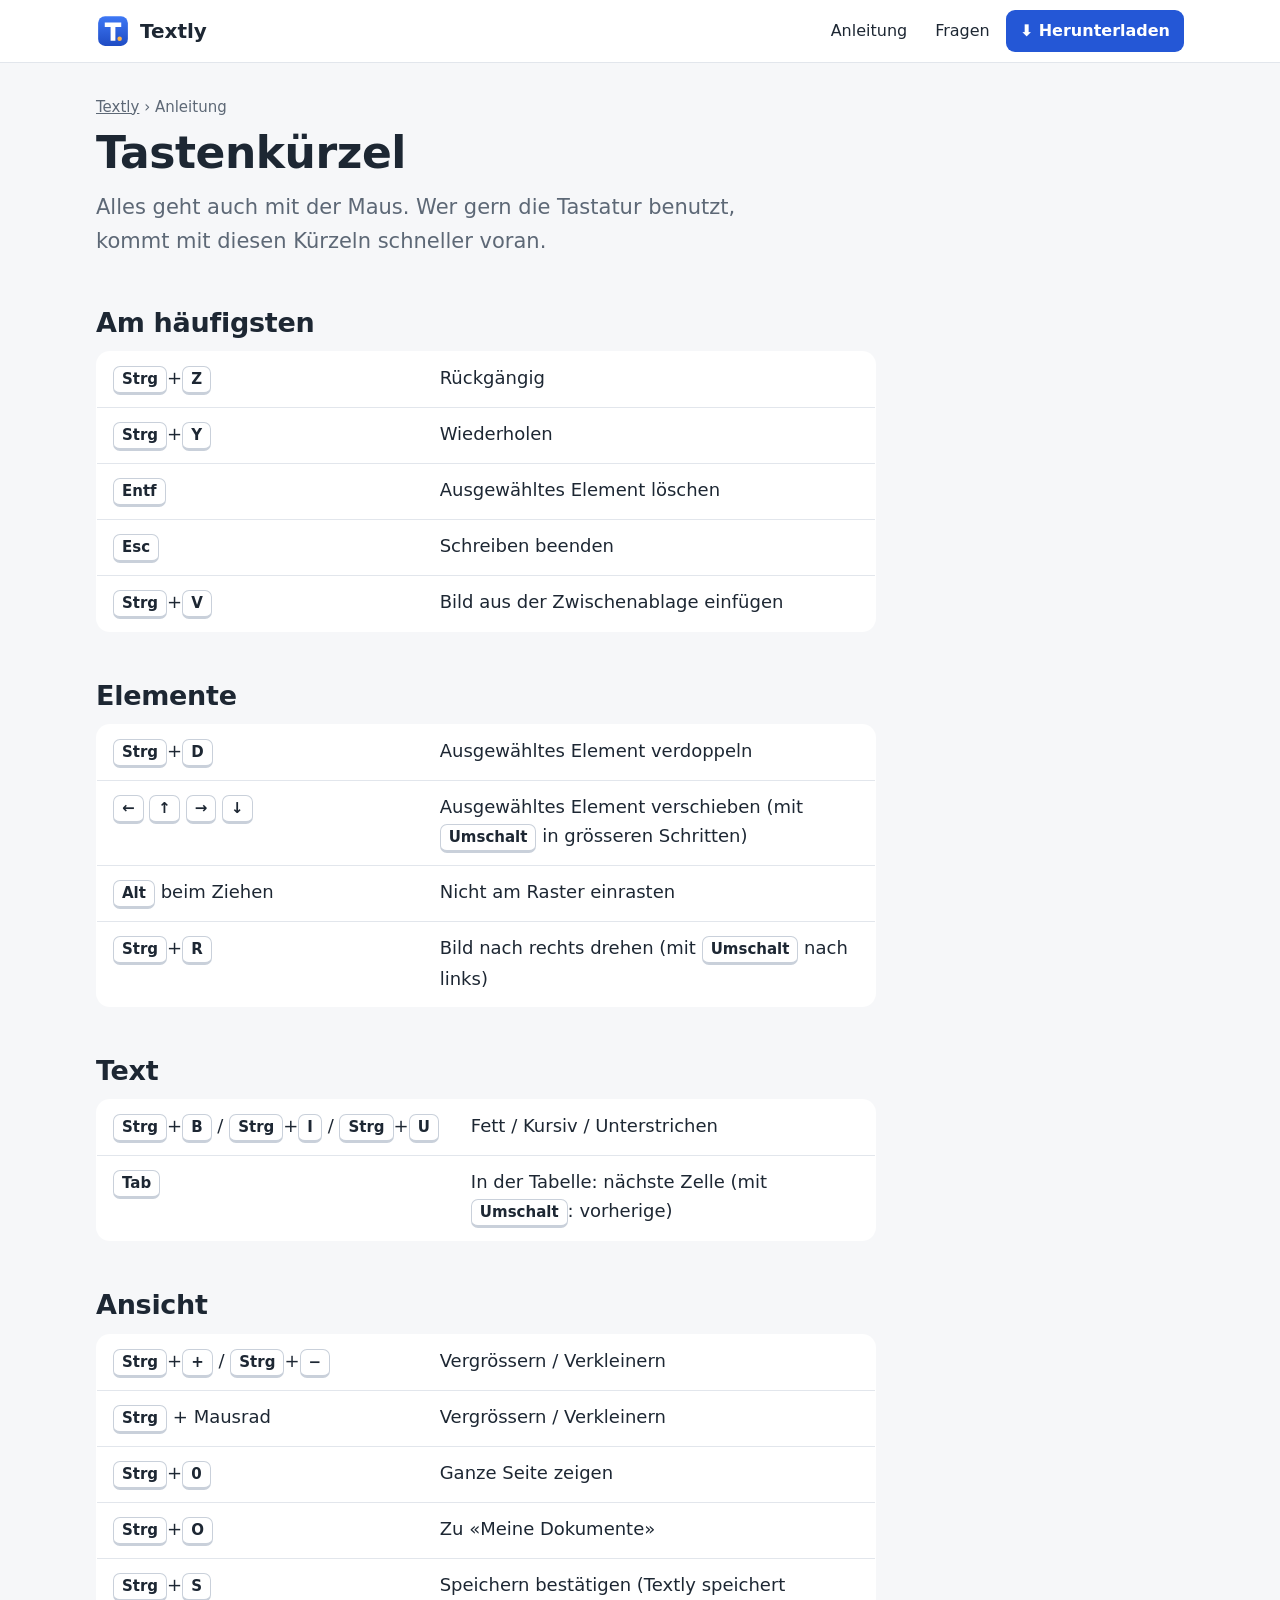
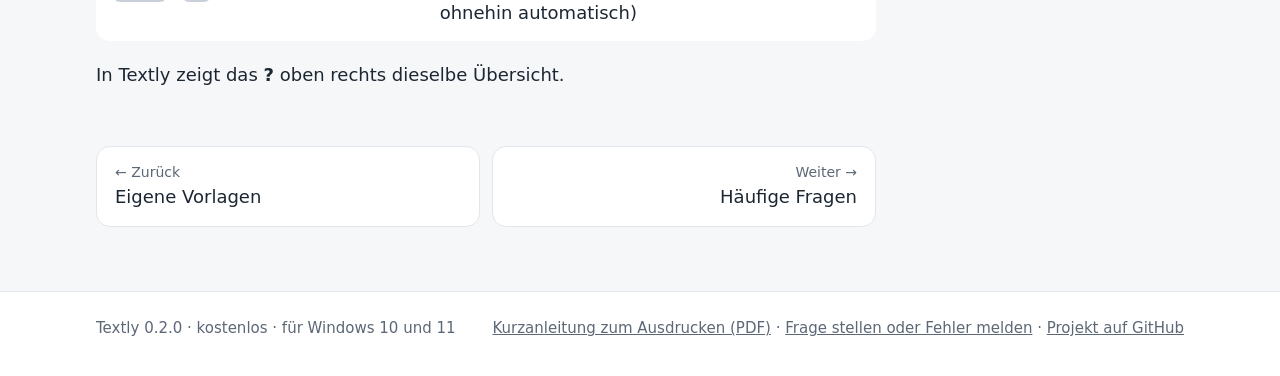
<file: docs/tastenkuerzel.html>
<!doctype html>
<html lang="de-CH">
<head>
<meta charset="utf-8">
<meta name="viewport" content="width=device-width, initial-scale=1">
<title>Tastenkürzel – Textly</title>
<meta name="description" content="Textly – einfacher Seiten-Editor für Einladungen, Flyer, Briefe und Programme. Anleitung für Einsteigerinnen und Einsteiger.">
<link rel="icon" href="logo.svg">
<link rel="stylesheet" href="site.css?v=2">
</head>
<body>
<main>
<div class="read">
<div class="crumb"><a href="index.html">Textly</a> › Anleitung</div>
<h1>Tastenkürzel</h1>
<p class="lead">Alles geht auch mit der Maus. Wer gern die Tastatur benutzt, kommt mit diesen Kürzeln schneller voran.</p>

<h2>Am häufigsten</h2>
<table class="keys"><tr><td><kbd>Strg</kbd>+<kbd>Z</kbd></td><td>Rückgängig</td></tr><tr><td><kbd>Strg</kbd>+<kbd>Y</kbd></td><td>Wiederholen</td></tr><tr><td><kbd>Entf</kbd></td><td>Ausgewähltes Element löschen</td></tr><tr><td><kbd>Esc</kbd></td><td>Schreiben beenden</td></tr><tr><td><kbd>Strg</kbd>+<kbd>V</kbd></td><td>Bild aus der Zwischenablage einfügen</td></tr></table>
<h2>Elemente</h2>
<table class="keys"><tr><td><kbd>Strg</kbd>+<kbd>D</kbd></td><td>Ausgewähltes Element verdoppeln</td></tr><tr><td><kbd>←</kbd> <kbd>↑</kbd> <kbd>→</kbd> <kbd>↓</kbd></td><td>Ausgewähltes Element verschieben (mit <kbd>Umschalt</kbd> in grösseren Schritten)</td></tr><tr><td><kbd>Alt</kbd> beim Ziehen</td><td>Nicht am Raster einrasten</td></tr><tr><td><kbd>Strg</kbd>+<kbd>R</kbd></td><td>Bild nach rechts drehen (mit <kbd>Umschalt</kbd> nach links)</td></tr></table>
<h2>Text</h2>
<table class="keys"><tr><td><kbd>Strg</kbd>+<kbd>B</kbd> / <kbd>Strg</kbd>+<kbd>I</kbd> / <kbd>Strg</kbd>+<kbd>U</kbd></td><td>Fett / Kursiv / Unterstrichen</td></tr><tr><td><kbd>Tab</kbd></td><td>In der Tabelle: nächste Zelle (mit <kbd>Umschalt</kbd>: vorherige)</td></tr></table>
<h2>Ansicht</h2>
<table class="keys"><tr><td><kbd>Strg</kbd>+<kbd>+</kbd> / <kbd>Strg</kbd>+<kbd>−</kbd></td><td>Vergrössern / Verkleinern</td></tr><tr><td><kbd>Strg</kbd> + Mausrad</td><td>Vergrössern / Verkleinern</td></tr><tr><td><kbd>Strg</kbd>+<kbd>0</kbd></td><td>Ganze Seite zeigen</td></tr><tr><td><kbd>Strg</kbd>+<kbd>O</kbd></td><td>Zu «Meine Dokumente»</td></tr><tr><td><kbd>Strg</kbd>+<kbd>S</kbd></td><td>Speichern bestätigen (Textly speichert ohnehin automatisch)</td></tr></table>
<p style="margin-top:20px">In Textly zeigt das <b>?</b> oben rechts dieselbe Übersicht.</p>

</div>
</main>
<script src="bilder/marken.js?v=2"></script>
<script src="site.js?v=2"></script>
</body>
</html>
</file>
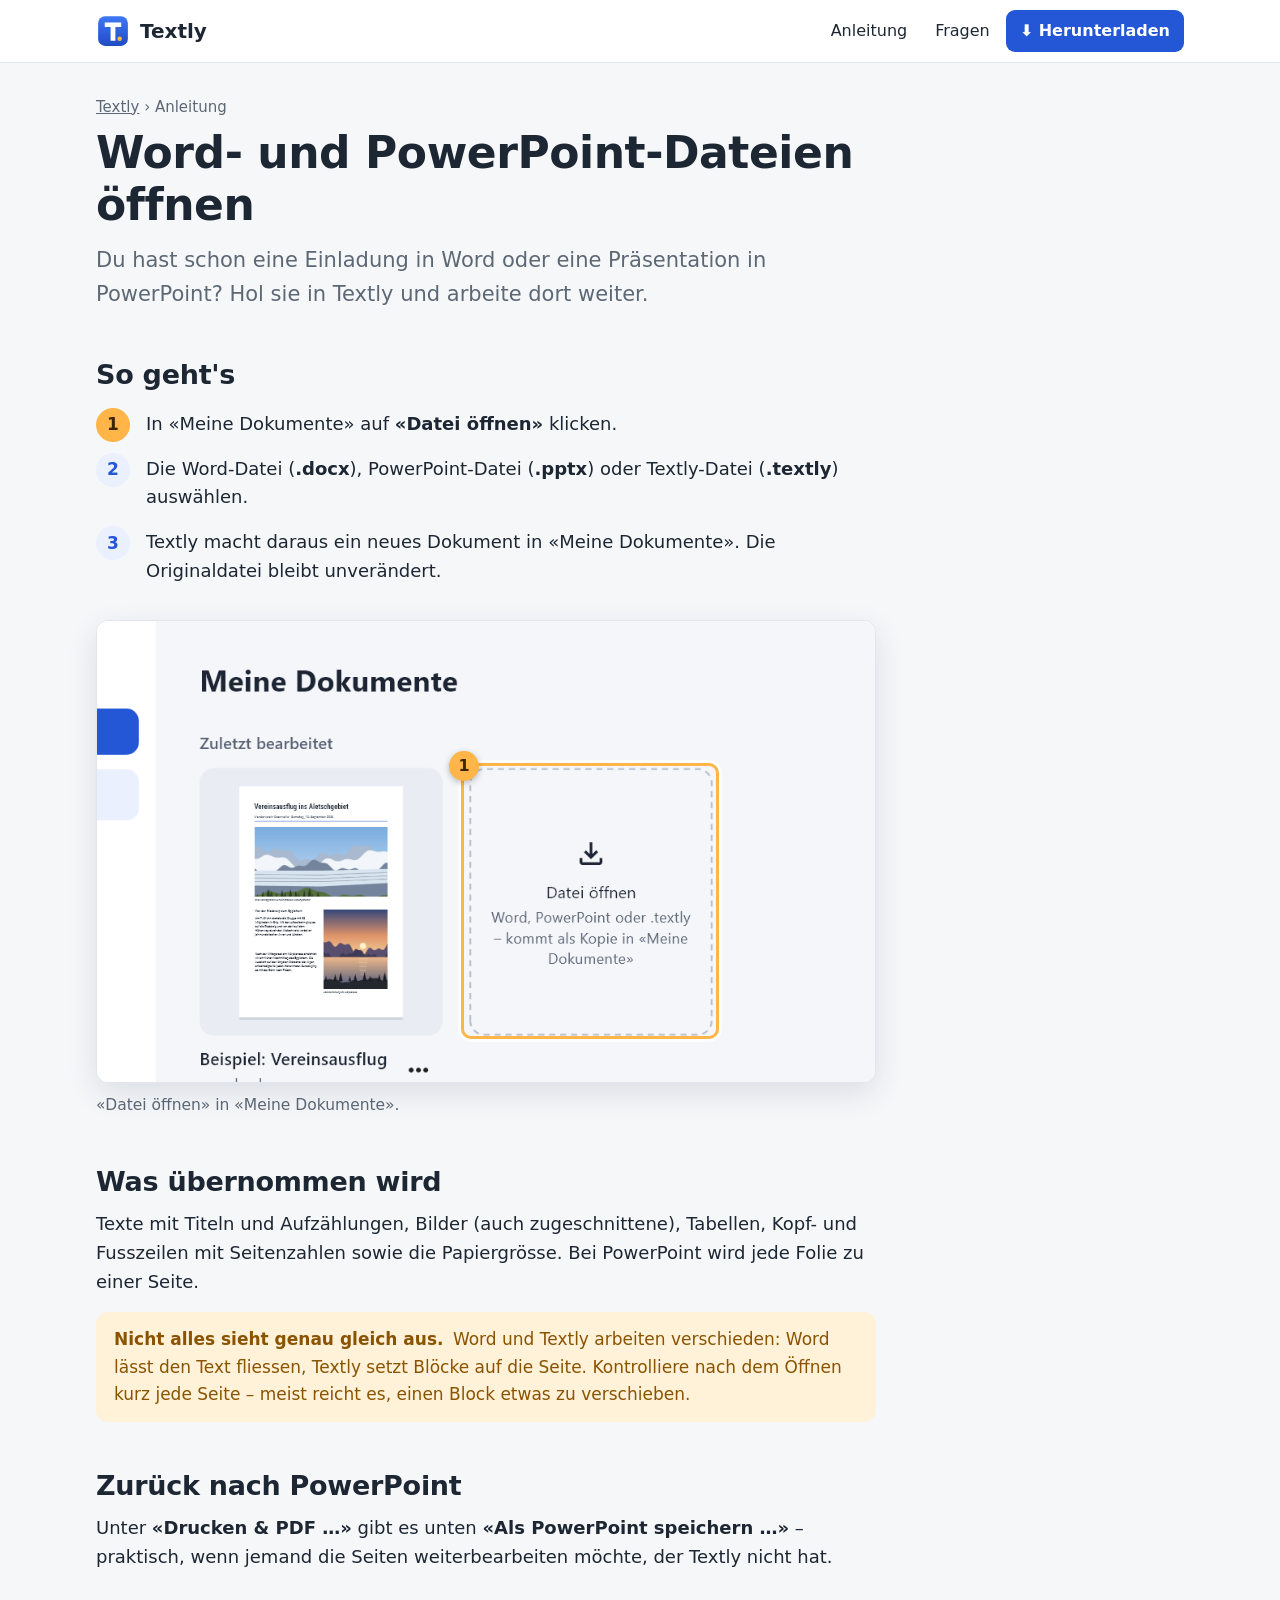
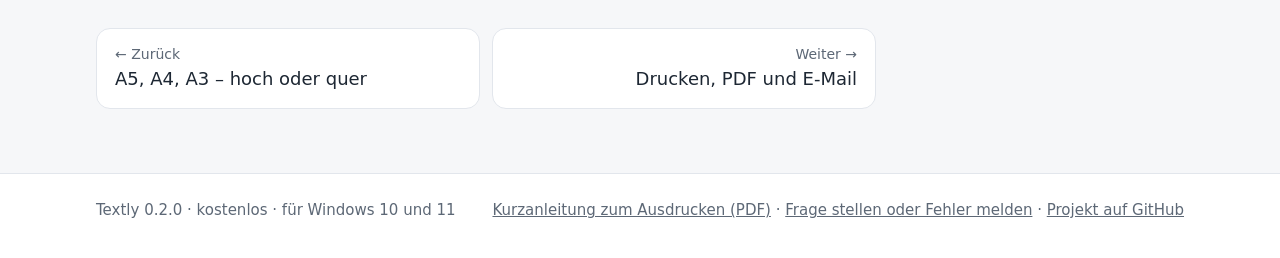
<file: docs/word-powerpoint.html>
<!doctype html>
<html lang="de-CH">
<head>
<meta charset="utf-8">
<meta name="viewport" content="width=device-width, initial-scale=1">
<title>Word- und PowerPoint-Dateien öffnen – Textly</title>
<meta name="description" content="Textly – einfacher Seiten-Editor für Einladungen, Flyer, Briefe und Programme. Anleitung für Einsteigerinnen und Einsteiger.">
<link rel="icon" href="logo.svg">
<link rel="stylesheet" href="site.css?v=2">
</head>
<body>
<main>
<div class="read">
<div class="crumb"><a href="index.html">Textly</a> › Anleitung</div>
<h1>Word- und PowerPoint-Dateien öffnen</h1>
<p class="lead">Du hast schon eine Einladung in Word oder eine Präsentation in PowerPoint? Hol sie in Textly und arbeite dort weiter.</p>

<h2>So geht's</h2>
<ol class="do">
  <li class="nr">In «Meine Dokumente» auf <span class="k">«Datei öffnen»</span> klicken.</li>
  <li>Die Word-Datei (<b>.docx</b>), PowerPoint-Datei (<b>.pptx</b>) oder Textly-Datei (<b>.textly</b>) auswählen.</li>
  <li>Textly macht daraus ein neues Dokument in «Meine Dokumente». Die Originaldatei bleibt unverändert.</li>
</ol>
<figure class="shot" data-shot="startseite" data-marks="home-import" data-crop="15,0,50,50"><figcaption>«Datei öffnen» in «Meine Dokumente».</figcaption></figure>

<h2>Was übernommen wird</h2>
<p>Texte mit Titeln und Aufzählungen, Bilder (auch zugeschnittene), Tabellen, Kopf- und Fusszeilen mit Seitenzahlen sowie die Papiergrösse. Bei PowerPoint wird jede Folie zu einer Seite.</p>

<div class="note warn"><b>Nicht alles sieht genau gleich aus.</b> Word und Textly arbeiten verschieden: Word lässt den Text fliessen, Textly setzt Blöcke auf die Seite. Kontrolliere nach dem Öffnen kurz jede Seite – meist reicht es, einen Block etwas zu verschieben.</div>

<h2>Zurück nach PowerPoint</h2>
<p>Unter <span class="k">«Drucken & PDF …»</span> gibt es unten <span class="k">«Als PowerPoint speichern …»</span> – praktisch, wenn jemand die Seiten weiterbearbeiten möchte, der Textly nicht hat.</p>

</div>
</main>
<script src="bilder/marken.js?v=2"></script>
<script src="site.js?v=2"></script>
</body>
</html>
</file>
<file: docs/site.css>
/* Textly – Anleitung. Ruhig, gross, gut lesbar. */
:root {
  --accent: #2457d6;
  --accent-dark: #1b44ad;
  --accent-soft: #eaf0fd;
  --ink: #1d2733;
  --muted: #5d6876;
  --line: #e2e6ec;
  --bg: #f6f7f9;
  --card: #ffffff;
  --ok-bg: #e8f5ee;
  --ok-fg: #1e6b45;
  --warn-bg: #fff2d9;
  --warn-fg: #8a5300;
  --mark: #ffb547;
  --radius: 14px;
  color-scheme: light;
}

* { box-sizing: border-box; }
html { scroll-behavior: smooth; }
body {
  margin: 0;
  background: var(--bg);
  color: var(--ink);
  font: 18px/1.6 "Segoe UI", system-ui, -apple-system, "Helvetica Neue", Arial, sans-serif;
  -webkit-font-smoothing: antialiased;
}
img { max-width: 100%; display: block; }
a { color: var(--accent); }
a:hover { color: var(--accent-dark); }
h1, h2, h3 { line-height: 1.2; letter-spacing: -0.01em; }
h1 { font-size: clamp(30px, 5vw, 44px); margin: 0 0 12px; }
h2 { font-size: 27px; margin: 48px 0 12px; }
h3 { font-size: 21px; margin: 28px 0 8px; }
p { margin: 0 0 14px; }
kbd {
  display: inline-block;
  font: 600 15px/1 "Segoe UI", system-ui, sans-serif;
  padding: 5px 8px;
  border: 1px solid #c9d0da;
  border-bottom-width: 3px;
  border-radius: 7px;
  background: #fff;
  white-space: nowrap;
}
.k { font-weight: 600; white-space: nowrap; } /* Knopf-Beschriftung «…» */

/* ---------- Kopf */
.top {
  position: sticky; top: 0; z-index: 10;
  background: rgba(255,255,255,.94);
  backdrop-filter: blur(6px);
  border-bottom: 1px solid var(--line);
}
.top-in {
  max-width: 1120px; margin: 0 auto; padding: 10px 16px;
  display: flex; align-items: center; gap: 18px;
}
.brand { display: flex; align-items: center; gap: 10px; text-decoration: none; color: var(--ink); font-weight: 700; font-size: 20px; }
.brand img { width: 34px; height: 34px; }
.top nav { display: flex; gap: 4px; margin-left: auto; align-items: center; flex-wrap: wrap; }
.top nav a { text-decoration: none; color: var(--ink); padding: 8px 12px; border-radius: 9px; font-size: 16px; }
.top nav a:not(.btn):hover { background: var(--bg); }
.top nav a[aria-current] { background: var(--accent-soft); color: var(--accent); font-weight: 600; }
.top nav a.btn, .top nav a.btn:hover { color: #fff; }
.top nav a.btn:hover { background: var(--accent-dark); }

/* ---------- Knöpfe */
.btn {
  display: inline-flex; align-items: center; gap: 10px;
  background: var(--accent); color: #fff; text-decoration: none;
  font-weight: 600; padding: 14px 24px; border-radius: 12px; font-size: 18px;
  border: 0; cursor: pointer;
}
.btn:hover { background: var(--accent-dark); color: #fff; }
.btn.light { background: var(--card); color: var(--accent); border: 1.5px solid #c9d6f5; }
.btn.light:hover { background: var(--accent-soft); color: var(--accent-dark); }
.btn.small { padding: 8px 14px; font-size: 16px; border-radius: 9px; }

/* ---------- Seitenaufbau */
main { max-width: 1120px; margin: 0 auto; padding: 32px 16px 64px; }
.read { max-width: 780px; }
.lead { font-size: 21px; color: var(--muted); max-width: 680px; }
.crumb { font-size: 15px; color: var(--muted); margin-bottom: 8px; }
.crumb a { color: var(--muted); }

/* Startseite */
.hero {
  display: grid; grid-template-columns: 1fr 1.25fr; gap: 40px; align-items: center;
  padding: 24px 0 8px;
}
.hero .actions { display: flex; gap: 12px; flex-wrap: wrap; margin: 24px 0 12px; }
.hero .small-note { font-size: 15px; color: var(--muted); }
.hero figure { margin: 0; }
.hero figure img { border-radius: 12px; box-shadow: 0 18px 50px rgba(20,40,80,.18); border: 1px solid var(--line); }

.steps3 { display: grid; grid-template-columns: repeat(3, 1fr); gap: 16px; margin: 40px 0 8px; }
.steps3 div { background: var(--card); border: 1px solid var(--line); border-radius: var(--radius); padding: 18px 20px; }
.steps3 b { display: block; font-size: 19px; margin-bottom: 4px; }
.steps3 span:not(.num) { color: var(--muted); font-size: 16px; }
.num {
  display: inline-grid; place-items: center; width: 30px; height: 30px; border-radius: 50%;
  background: var(--accent); color: #fff; font-weight: 700; font-size: 16px; margin-bottom: 8px;
}

.tiles { display: grid; grid-template-columns: repeat(auto-fill, minmax(240px, 1fr)); gap: 14px; margin-top: 16px; }
.tile {
  display: block; text-decoration: none; color: var(--ink);
  background: var(--card); border: 1px solid var(--line); border-radius: var(--radius); padding: 18px 20px;
  transition: border-color .15s, box-shadow .15s;
}
.tile:hover { border-color: #b8c8f0; box-shadow: 0 6px 18px rgba(36,87,214,.10); color: var(--ink); }
.tile .ic { font-size: 26px; line-height: 1; }
.tile b { display: block; margin: 10px 0 2px; font-size: 18px; }
.tile span { color: var(--muted); font-size: 15.5px; line-height: 1.45; display: block; }
.tile.main { background: var(--accent); border-color: var(--accent); color: #fff; }
.tile.main span { color: #dbe5ff; }

/* ---------- Schritte */
ol.do { list-style: none; counter-reset: s; padding: 0; margin: 16px 0 20px; }
ol.do > li {
  counter-increment: s; position: relative; padding: 2px 0 14px 50px; min-height: 40px;
}
ol.do > li::before {
  content: counter(s); position: absolute; left: 0; top: 0;
  width: 34px; height: 34px; border-radius: 50%;
  background: var(--accent-soft); color: var(--accent); font-weight: 700;
  display: grid; place-items: center; font-size: 17px;
}
ol.do > li.nr::before { background: var(--mark); color: #3a2600; } /* Nummer passt zur Markierung im Bild */

.stepnav { display: flex; gap: 8px; flex-wrap: wrap; margin: 20px 0 8px; padding: 0; list-style: none; }
.stepnav a {
  display: inline-flex; align-items: center; gap: 8px; padding: 8px 14px; border-radius: 999px;
  background: var(--card); border: 1px solid var(--line); text-decoration: none; color: var(--ink); font-size: 16px;
}
.stepnav a:hover { border-color: #b8c8f0; }
.stepnav .n { width: 24px; height: 24px; border-radius: 50%; background: var(--accent); color: #fff; display: grid; place-items: center; font-size: 13px; font-weight: 700; }

section.step { scroll-margin-top: 80px; padding-top: 8px; border-top: 1px solid var(--line); margin-top: 40px; }
section.step:first-of-type { border-top: 0; }
.steplabel { font-size: 14px; font-weight: 700; letter-spacing: .08em; color: var(--accent); text-transform: uppercase; margin: 24px 0 4px; }

/* ---------- Bilder mit Markierungen */
.shot { margin: 18px 0 26px; }
/* Bilder dürfen breiter sein als der Text, damit die Knöpfe lesbar bleiben */
.read .shot:not([data-crop]) { width: min(1040px, calc(100vw - 32px)); }
.shot .frame { display: block; cursor: zoom-in; }
.shot .frame {
  position: relative; border-radius: 12px; overflow: hidden;
  border: 1px solid var(--line); box-shadow: 0 10px 30px rgba(20,40,80,.12); background: #fff;
}
.shot figcaption { font-size: 15.5px; color: var(--muted); margin-top: 10px; }
.shot .crop { position: relative; overflow: hidden; }
.mark {
  position: absolute; pointer-events: none;
  border: 3px solid var(--mark); border-radius: 10px;
  box-shadow: 0 0 0 3px rgba(255,255,255,.75);
}
.mark b {
  position: absolute; left: -15px; top: -15px;
  width: 30px; height: 30px; border-radius: 50%;
  background: var(--mark); color: #3a2600; font: 700 16px/30px "Segoe UI", system-ui, sans-serif; text-align: center;
  box-shadow: 0 2px 6px rgba(0,0,0,.25);
}
.nrb {
  display: inline-grid; place-items: center; width: 26px; height: 26px; border-radius: 50%;
  background: var(--mark); color: #3a2600; font-weight: 700; font-size: 14px; vertical-align: 2px; margin-right: 2px;
}

/* ---------- Hinweise */
.note { border-radius: 12px; padding: 14px 18px; margin: 16px 0; font-size: 17px; }
.note.ok { background: var(--ok-bg); color: var(--ok-fg); }
.note.warn { background: var(--warn-bg); color: var(--warn-fg); }
.note.tip { background: var(--accent-soft); color: #1d3a85; }
.note b:first-child { margin-right: 4px; }

/* ---------- Tabellen (Tastenkürzel) */
table.keys { border-collapse: collapse; width: 100%; background: var(--card); border-radius: var(--radius); overflow: hidden; border: 1px solid var(--line); }
table.keys td { padding: 12px 16px; border-top: 1px solid var(--line); vertical-align: top; }
table.keys tr:first-child td { border-top: 0; }
table.keys td:first-child { width: 42%; white-space: nowrap; }

/* ---------- Fragen */
details { background: var(--card); border: 1px solid var(--line); border-radius: 12px; margin: 10px 0; padding: 0 18px; }
details summary { cursor: pointer; padding: 14px 0; font-weight: 600; list-style: none; }
details summary::-webkit-details-marker { display: none; }
details summary::before { content: "＋"; color: var(--accent); margin-right: 10px; font-weight: 700; }
details[open] summary::before { content: "－"; }
details > div { padding: 0 0 14px; }

/* ---------- Windows-Warnung (nachgezeichnet) */
.smartscreen {
  background: #0b5fa5; color: #fff; border-radius: 6px; padding: 26px 30px 22px; max-width: 560px;
  font-family: "Segoe UI", system-ui, sans-serif; box-shadow: 0 10px 30px rgba(0,0,0,.25); margin: 18px 0 8px;
}
.smartscreen h4 { font-weight: 400; font-size: 26px; margin: 0 0 14px; line-height: 1.2; }
.smartscreen p { font-size: 15px; margin: 0 0 10px; color: #e3eefb; }
.smartscreen .row { display: flex; justify-content: flex-end; gap: 10px; margin-top: 26px; }
.smartscreen .b { border: 2px solid #fff; padding: 6px 18px; font-size: 15px; position: relative; }
.smartscreen .link { text-decoration: underline; position: relative; display: inline-block; }
.smartscreen .hl { outline: 3px solid var(--mark); outline-offset: 4px; border-radius: 3px; }
.smartscreen .hl::after {
  content: attr(data-n); position: absolute; top: -22px; right: -22px;
  width: 28px; height: 28px; border-radius: 50%; background: var(--mark); color: #3a2600;
  font: 700 15px/28px "Segoe UI", sans-serif; text-align: center;
}

/* ---------- Weiter/Zurück, Fuss */
.pager { display: flex; justify-content: space-between; gap: 12px; margin-top: 56px; flex-wrap: wrap; }
.pager a {
  flex: 1 1 260px; text-decoration: none; background: var(--card); border: 1px solid var(--line);
  border-radius: var(--radius); padding: 14px 18px; color: var(--ink);
}
.pager a:hover { border-color: #b8c8f0; }
.pager small { display: block; color: var(--muted); font-size: 14px; }
.pager .next { text-align: right; }
footer { border-top: 1px solid var(--line); background: var(--card); }
.foot-in { max-width: 1120px; margin: 0 auto; padding: 24px 16px 36px; font-size: 15px; color: var(--muted); display: flex; gap: 24px; flex-wrap: wrap; justify-content: space-between; }
.foot-in a { color: var(--muted); }

/* ---------- Schmale Bildschirme */
@media (max-width: 860px) {
  .hero { grid-template-columns: 1fr; }
  .steps3 { grid-template-columns: 1fr; }
  .top nav a:not(.btn):not([aria-current]) { display: none; }
  body { font-size: 17px; }
  .mark b { width: 24px; height: 24px; line-height: 24px; font-size: 13px; left: -12px; top: -12px; }
}

/* ---------- Drucken */
@media print {
  .top, footer, .pager, .stepnav, .btn { display: none !important; }
  body { background: #fff; font-size: 12pt; }
  .shot .frame { box-shadow: none; }
  section.step { break-inside: avoid-page; }
}
</file>
